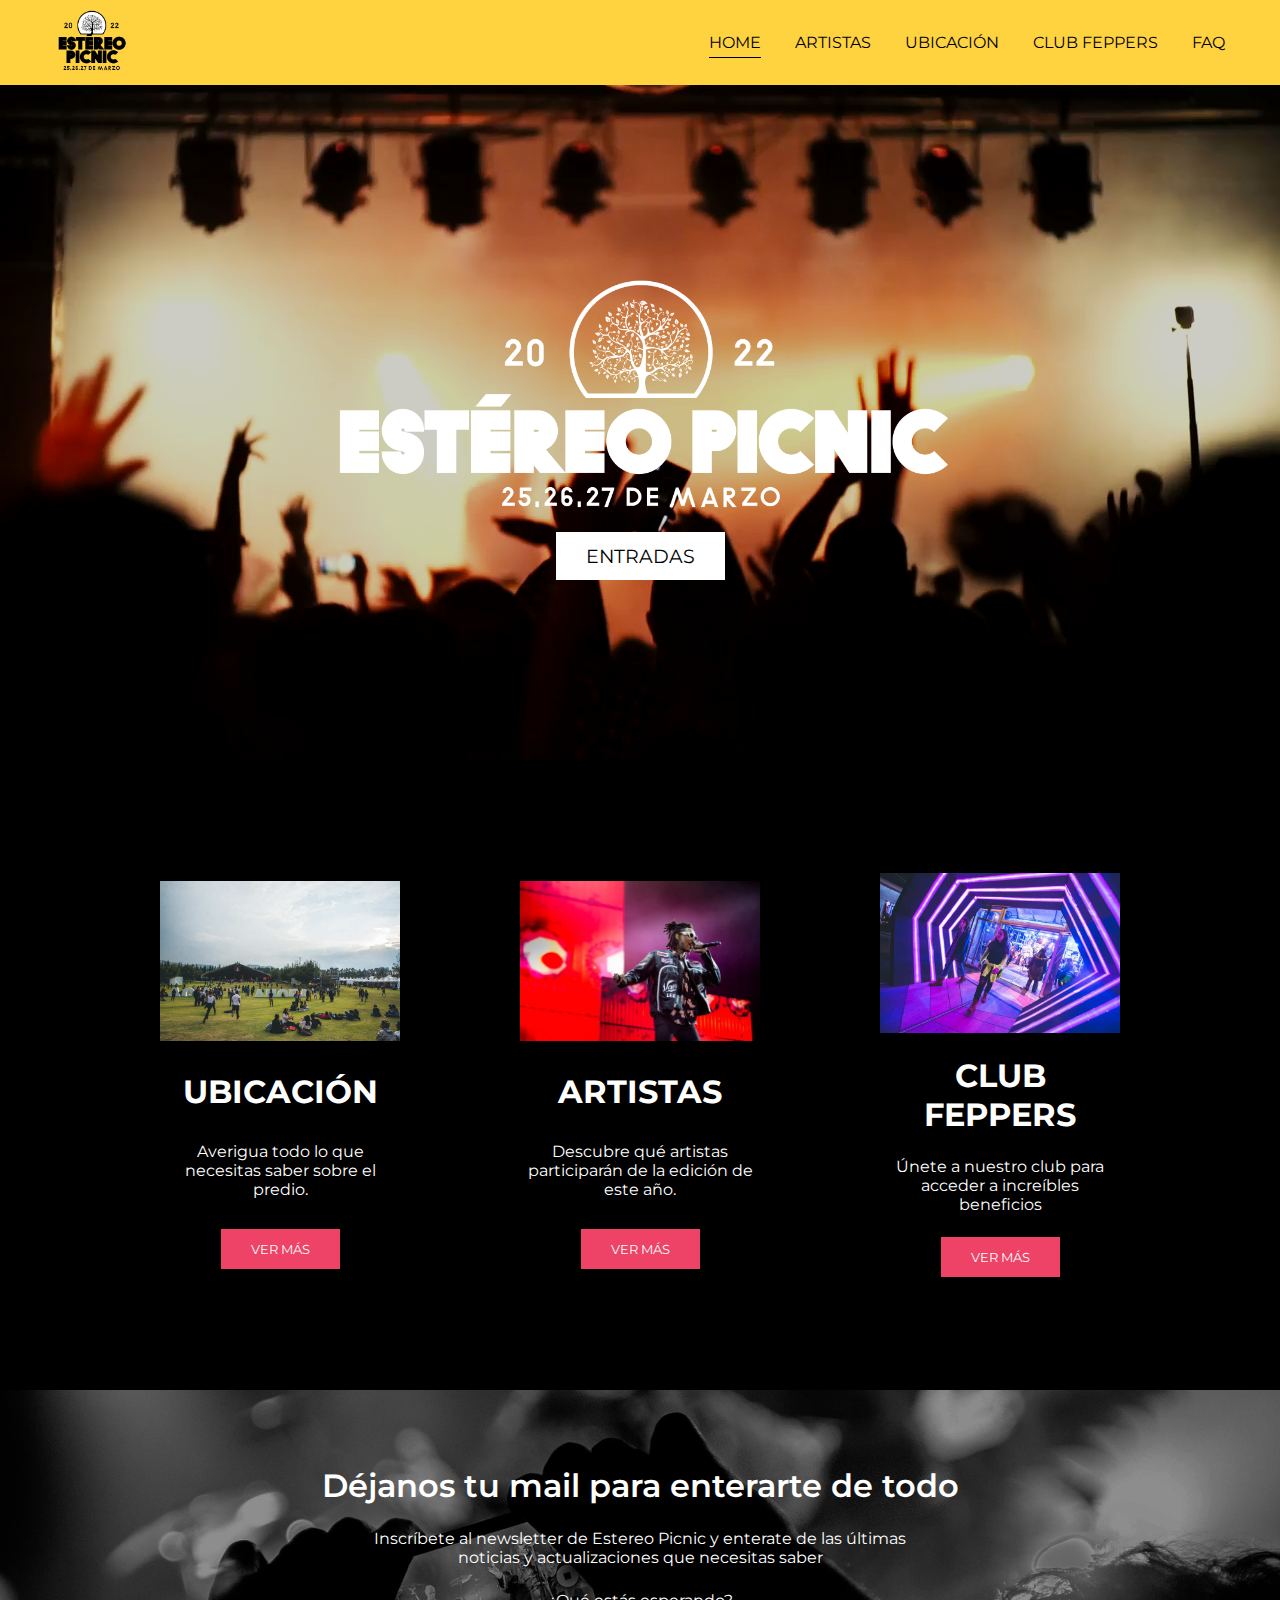
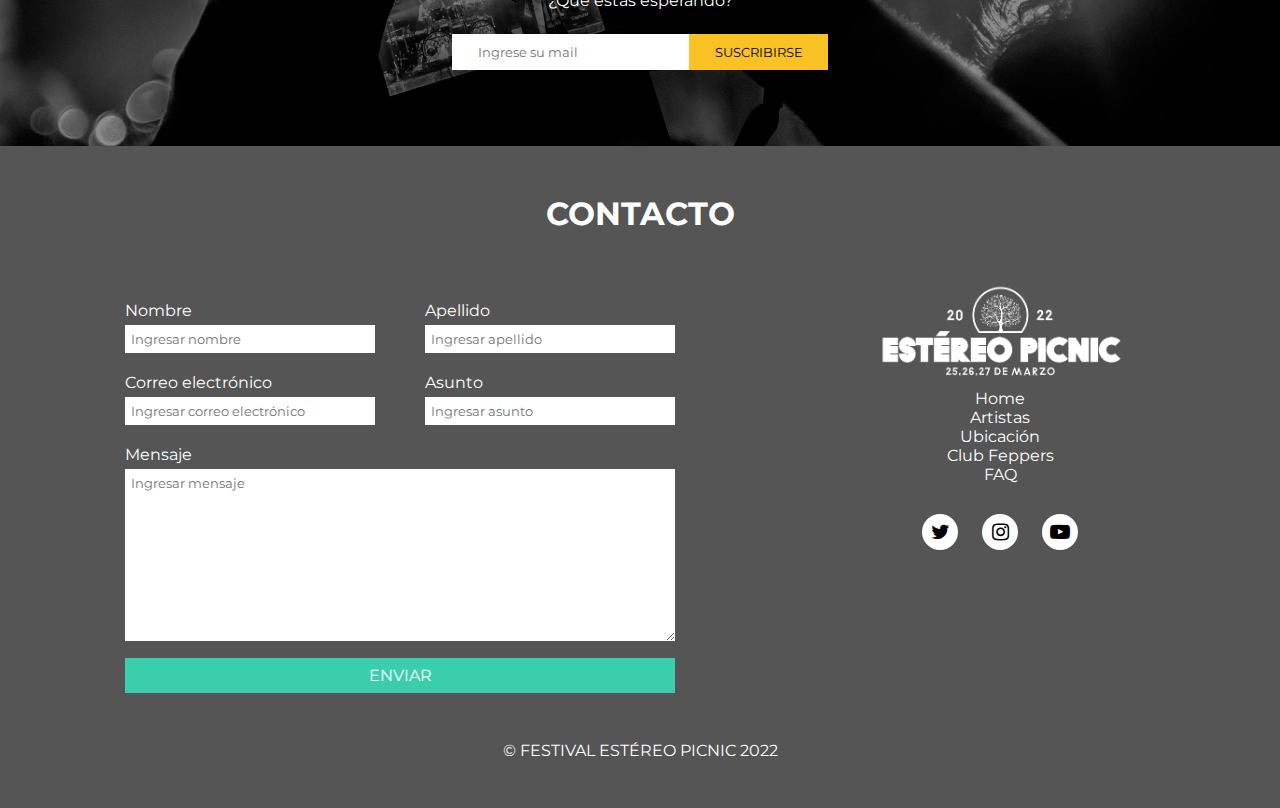
<file: index.html>
<!DOCTYPE html>
<html lang="en">
  <head>
    <meta charset="UTF-8" />
    <meta lang="es" />
    <meta http-equiv="X-UA-Compatible" content="IE=edge" />
    <meta name="viewport" content="width=device-width, initial-scale=1.0" />
    <meta
      name="keywords"
      content="Festival de música, Estéreo Picnic, FEP, Bogotá"
    />
    <meta
      name="description"
      content="Los días 25, 26 y 27 de marzo de 2022 FEP volverá a Briceño 18 para una nueva edición del Festival de música más importante de Colombia."
    />
    <link rel="icon" href="favicon.ico" />
    <link rel="stylesheet" href="./css/style.css" />
    <link
      rel="stylesheet"
      href="https://cdnjs.cloudflare.com/ajax/libs/font-awesome/4.7.0/css/font-awesome.min.css"
    />
    <title>Festival Estéreo Picnic 2022</title>
  </head>

  <body>
    <nav>
      <div class="container">
        <a href="./index.html"><img src="./img/logo.png" alt="logo" /></a>
        <div class="burger-nav"><i class="fa fa-bars"></i></div>
        <ul class="desktop-nav">
          <li><a href="./index.html" class="active">Home</a></li>
          <li><a href="./artistas.html">Artistas</a></li>
          <li><a href="./ubicacion.html">Ubicación</a></li>
          <li>
            <a href="https://feppers.co/" target="_blank">Club Feppers</a>
          </li>
          <li><a href="./faq.html">FAQ</a></li>
        </ul>
      </div>
      <div class="burger-menu">
        <ul class="burger-menu">
          <li><a href="./index.html" class="active">Home</a></li>
          <li><a href="./artistas.html">Artistas</a></li>
          <li><a href="./ubicacion.html">Ubicación</a></li>
          <li>
            <a href="https://feppers.co/" target="_blank">Club Feppers</a>
          </li>
          <li><a href="./faq.html">FAQ</a></li>
        </ul>
      </div>
    </nav>

    <!-- INICIA CONTENIDO -->

    <section id="home">
      <header class="hero">
        <video src="videos/crowd.mp4" muted loop autoplay></video>
        <div class="text">
          <img src="./img/header.png" alt="logo" class="imgHeader" />
          <button>
            <a
              href="https://www.entradasamarillas.com/event/festival-estereo-picnic-2022"
              target="_blank"
              >ENTRADAS</a
            >
          </button>
        </div>
      </header>

      <div class="wrapper">
        <div class="container homeDescr">
          <div class="card">
            <img src="./img/ubicacion.jpg" alt="ubicación" />
            <h1>UBICACIÓN</h1>
            <p>Averigua todo lo que necesitas saber sobre el predio.</p>
            <a href="./ubicacion.html">
              <button class="btnHero">VER MÁS</button></a
            >
          </div>
          <div class="card">
            <img src="img/artistas.jpg" alt="artistas" />
            <h1>ARTISTAS</h1>
            <p>Descubre qué artistas participarán de la edición de este año.</p>
            <a href="./artistas.html">
              <button class="btnHero">VER MÁS</button></a
            >
          </div>
          <div class="card">
            <img src="img/club.jpg" alt="club feppers" />
            <h1>CLUB FEPPERS</h1>
            <p>Únete a nuestro club para acceder a increíbles beneficios</p>
            <a href="https://feppers.co/" target="_blank">
              <button class="btnHero">VER MÁS</button></a
            >
          </div>
        </div>
      </div>

      <section class="newsletter">
        <div class="container">
          <h3>Déjanos tu mail para enterarte de todo</h3>
          <p>
            Inscríbete al newsletter de Estereo Picnic y enterate de las últimas
            <br />
            noticias y actualizaciones que necesitas saber
          </p>
          <p>¿Qué estás esperando?</p>
          <form type="submit" class="submit">
            <input type="email" required placeholder="Ingrese su mail" />
            <button>SUSCRIBIRSE</button>
          </form>
        </div>
      </section>
    </section>

    <!-- FIN DEL CONTENIDO -->

    <footer id="footer">
      <div class="container">
        <h1>CONTACTO</h1>
        <div class="contenido">
          <div id="contacto">
            <form action="">
              <div class="input-container">
                <label for="nombre">Nombre</label>
                <input
                  required
                  type="text"
                  name="nombre"
                  id="nombre"
                  placeholder="Ingresar nombre"
                />
              </div>
              <div class="input-container">
                <label for="apellido">Apellido</label>
                <input
                  required
                  type="text"
                  name="apellido"
                  id="apellido"
                  placeholder="Ingresar apellido"
                />
              </div>
              <div class="input-container">
                <label for="email">Correo electrónico</label>
                <input
                  required
                  type="email"
                  name="email"
                  id="email"
                  placeholder="Ingresar correo electrónico"
                />
              </div>
              <div class="input-container">
                <label for="asunto">Asunto</label>
                <input
                  required
                  type="text"
                  name="asunto"
                  id="asunto"
                  placeholder="Ingresar asunto"
                />
              </div>
              <div class="textarea-container">
                <label for="mensaje">Mensaje</label>
                <textarea
                  required
                  name="mensaje"
                  id="mensaje"
                  placeholder="Ingresar mensaje"
                  cols="30"
                  rows="10"
                ></textarea>
              </div>
              <div class="submit">
                <button type="submit">Enviar</button>
              </div>
            </form>
          </div>
          <div class="contenido2">
            <img src="./img/header.png" alt="logo" />
            <ul class="links">
              <li><a href="./index.html" class="active">Home</a></li>
              <li><a href="./artistas.html">Artistas</a></li>
              <li><a href="./ubicacion.html">Ubicación</a></li>
              <li>
                <a href="https://feppers.co/" target="_blank">Club Feppers</a>
              </li>
              <li><a href="./faq.html">FAQ</a></li>
            </ul>
            <div class="social-media">
              <button>
                <a href="https://twitter.com/Festereopicnic_" target="_blank">
                  <i class="fa fa-twitter"></i>
                </a>
              </button>
              <button>
                <a
                  href="https://www.instagram.com/festereopicnic"
                  target="_blank"
                >
                  <i class="fa fa-instagram"></i>
                </a>
              </button>
              <button>
                <a
                  href="https://www.youtube.com/user/EstereoPicnic"
                  target="_blank"
                >
                  <i class="fa fa-youtube-play"></i>
                </a>
              </button>
            </div>
          </div>
        </div>
        <p>&copy; FESTIVAL ESTÉREO PICNIC 2022</p>
      </div>
    </footer>
    <script src="./js/main.js"></script>
  </body>
</html>
</file>
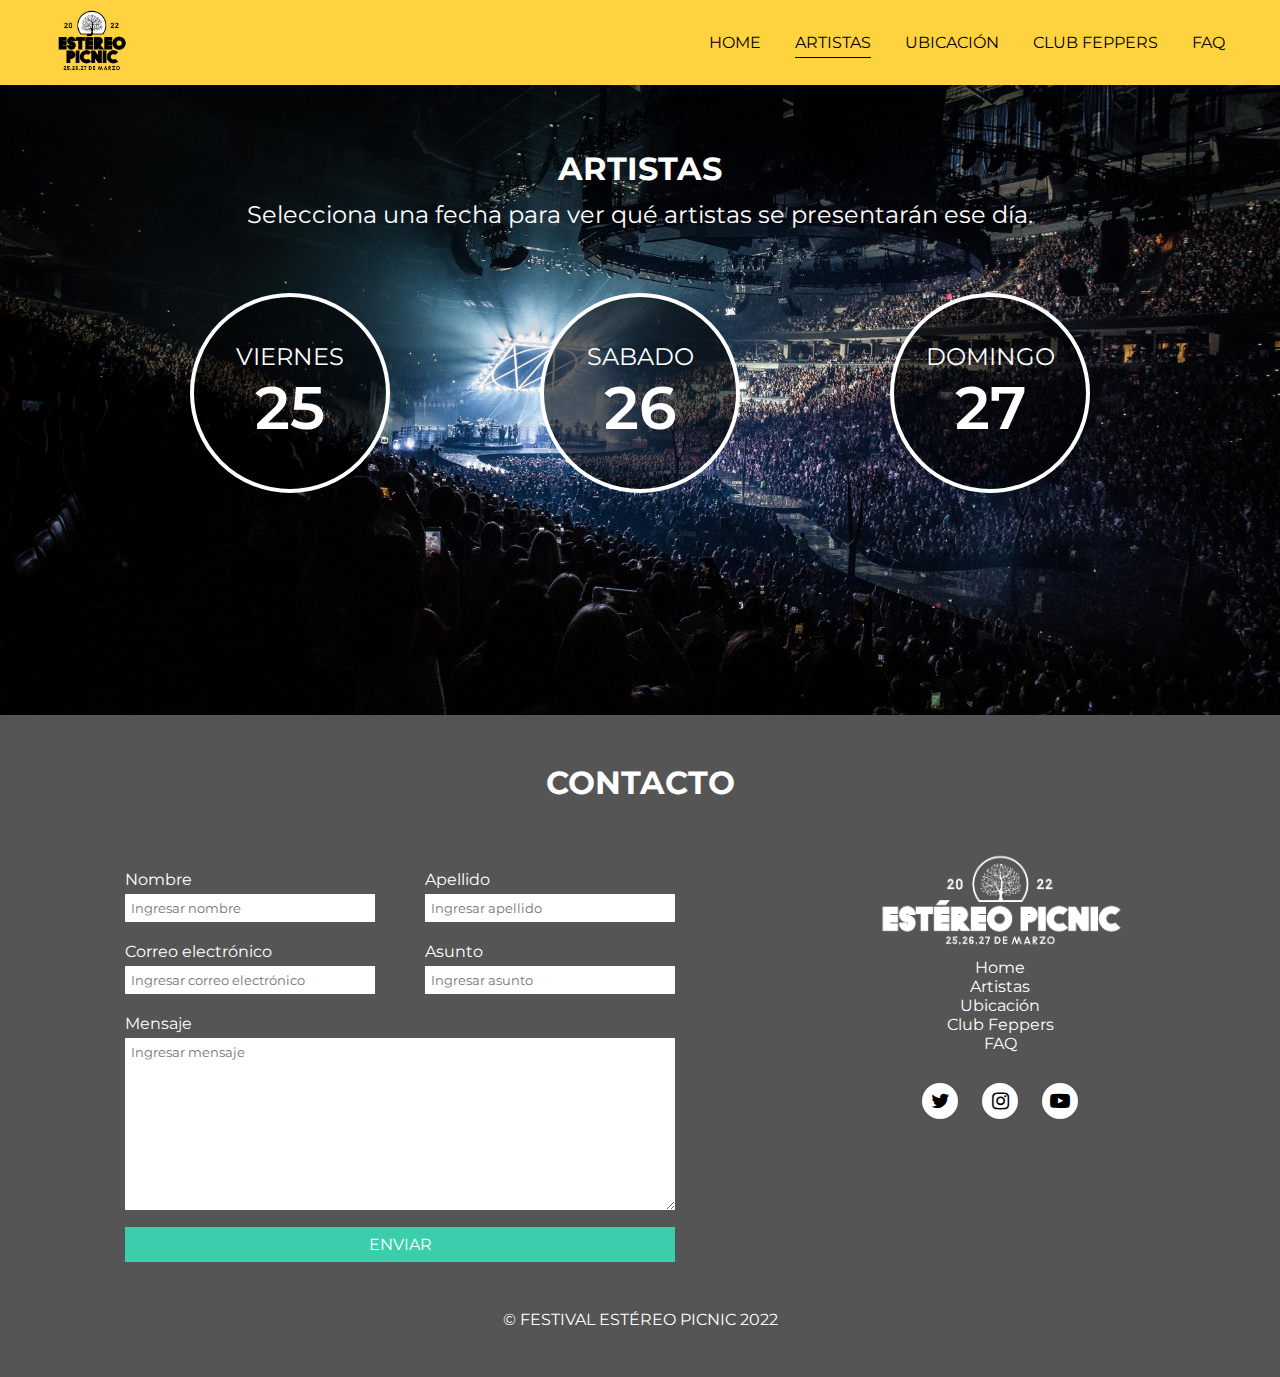
<file: artistas.html>
<!DOCTYPE html>
<html lang="en">
  <head>
    <meta charset="UTF-8" />
    <meta lang="es" />
    <meta http-equiv="X-UA-Compatible" content="IE=edge" />
    <meta name="viewport" content="width=device-width, initial-scale=1.0" />
    <meta
      name="keywords"
      content="Festival de música, Estéreo Picnic, FEP, Bogotá"
    />
    <meta
      name="description"
      content="Los días 25, 26 y 27 de marzo de 2022 FEP volverá a Briceño 18 para una nueva edición del Festival de música más importante de Colombia."
    />
    <link rel="icon" href="favicon.ico" />
    <link rel="stylesheet" href="./css/style.css" />
    <link
      rel="stylesheet"
      href="https://cdnjs.cloudflare.com/ajax/libs/font-awesome/4.7.0/css/font-awesome.min.css"
    />
    <title>Festival Estéreo Picnic 2022</title>
  </head>

  <body>
    <nav>
      <div class="container">
        <a href="./index.html"><img src="./img/logo.png" alt="logo" /></a>
        <div class="burger-nav"><i class="fa fa-bars"></i></div>
        <ul class="desktop-nav">
          <li><a href="./index.html">Home</a></li>
          <li><a href="./artistas.html" class="active">Artistas</a></li>
          <li><a href="./ubicacion.html">Ubicación</a></li>
          <li>
            <a href="https://feppers.co/" target="_blank">Club Feppers</a>
          </li>
          <li><a href="./faq.html">FAQ</a></li>
        </ul>
      </div>
      <div class="burger-menu">
        <ul class="burger-menu">
          <li><a href="./index.html">Home</a></li>
          <li><a href="./artistas.html" class="active">Artistas</a></li>
          <li><a href="./ubicacion.html">Ubicación</a></li>
          <li>
            <a href="https://feppers.co/" target="_blank">Club Feppers</a>
          </li>
          <li><a href="./faq.html">FAQ</a></li>
        </ul>
      </div>
    </nav>

    <!-- INICIA CONTENIDO -->

    <section id="artistas">
      <div class="container">
        <h1>ARTISTAS</h1>
        <h2>
          Selecciona una fecha para ver qué artistas se presentarán ese día.
        </h2>
        <div class="botones">
          <a href="./artistas_viernes.html">
            <div class="boton">
              <h2 class="titulo">Viernes</h2>
              <p>25</p>
            </div>
          </a>
          <a href="./artistas_sabado.html">
            <div class="boton">
              <h2 class="titulo">Sabado</h2>
              <p>26</p>
            </div>
          </a>
          <a href="./artistas_domingo.html">
            <div class="boton">
              <h2 class="titulo">Domingo</h2>
              <p>27</p>
            </div>
          </a>
        </div>
      </div>
    </section>

    <!-- FIN DEL CONTENIDO -->
    <footer id="footer">
      <div class="container">
        <h1>CONTACTO</h1>
        <div class="contenido">
          <div id="contacto">
            <form action="">
              <div class="input-container">
                <label for="nombre">Nombre</label>
                <input
                  required
                  type="text"
                  name="nombre"
                  id="nombre"
                  placeholder="Ingresar nombre"
                />
              </div>
              <div class="input-container">
                <label for="apellido">Apellido</label>
                <input
                  required
                  type="text"
                  name="apellido"
                  id="apellido"
                  placeholder="Ingresar apellido"
                />
              </div>
              <div class="input-container">
                <label for="email">Correo electrónico</label>
                <input
                  required
                  type="email"
                  name="email"
                  id="email"
                  placeholder="Ingresar correo electrónico"
                />
              </div>
              <div class="input-container">
                <label for="asunto">Asunto</label>
                <input
                  required
                  type="text"
                  name="asunto"
                  id="asunto"
                  placeholder="Ingresar asunto"
                />
              </div>
              <div class="textarea-container">
                <label for="mensaje">Mensaje</label>
                <textarea
                  required
                  name="mensaje"
                  id="mensaje"
                  placeholder="Ingresar mensaje"
                  cols="30"
                  rows="10"
                ></textarea>
              </div>
              <div class="submit">
                <button type="submit">Enviar</button>
              </div>
            </form>
          </div>
          <div class="contenido2">
            <img src="./img/header.png" alt="logo" />
            <ul class="links">
              <li><a href="./index.html" class="active">Home</a></li>
              <li><a href="./artistas.html">Artistas</a></li>
              <li><a href="./ubicacion.html">Ubicación</a></li>
              <li>
                <a href="https://feppers.co/" target="_blank">Club Feppers</a>
              </li>
              <li><a href="./faq.html">FAQ</a></li>
            </ul>
            <div class="social-media">
              <button>
                <a href="https://twitter.com/Festereopicnic_" target="_blank">
                  <i class="fa fa-twitter"></i>
                </a>
              </button>
              <button>
                <a
                  href="https://www.instagram.com/festereopicnic"
                  target="_blank"
                >
                  <i class="fa fa-instagram"></i>
                </a>
              </button>
              <button>
                <a
                  href="https://www.youtube.com/user/EstereoPicnic"
                  target="_blank"
                >
                  <i class="fa fa-youtube-play"></i>
                </a>
              </button>
            </div>
          </div>
        </div>
        <p>&copy; FESTIVAL ESTÉREO PICNIC 2022</p>
      </div>
    </footer>
    <script src="./js/main.js"></script>
  </body>
</html>
</file>
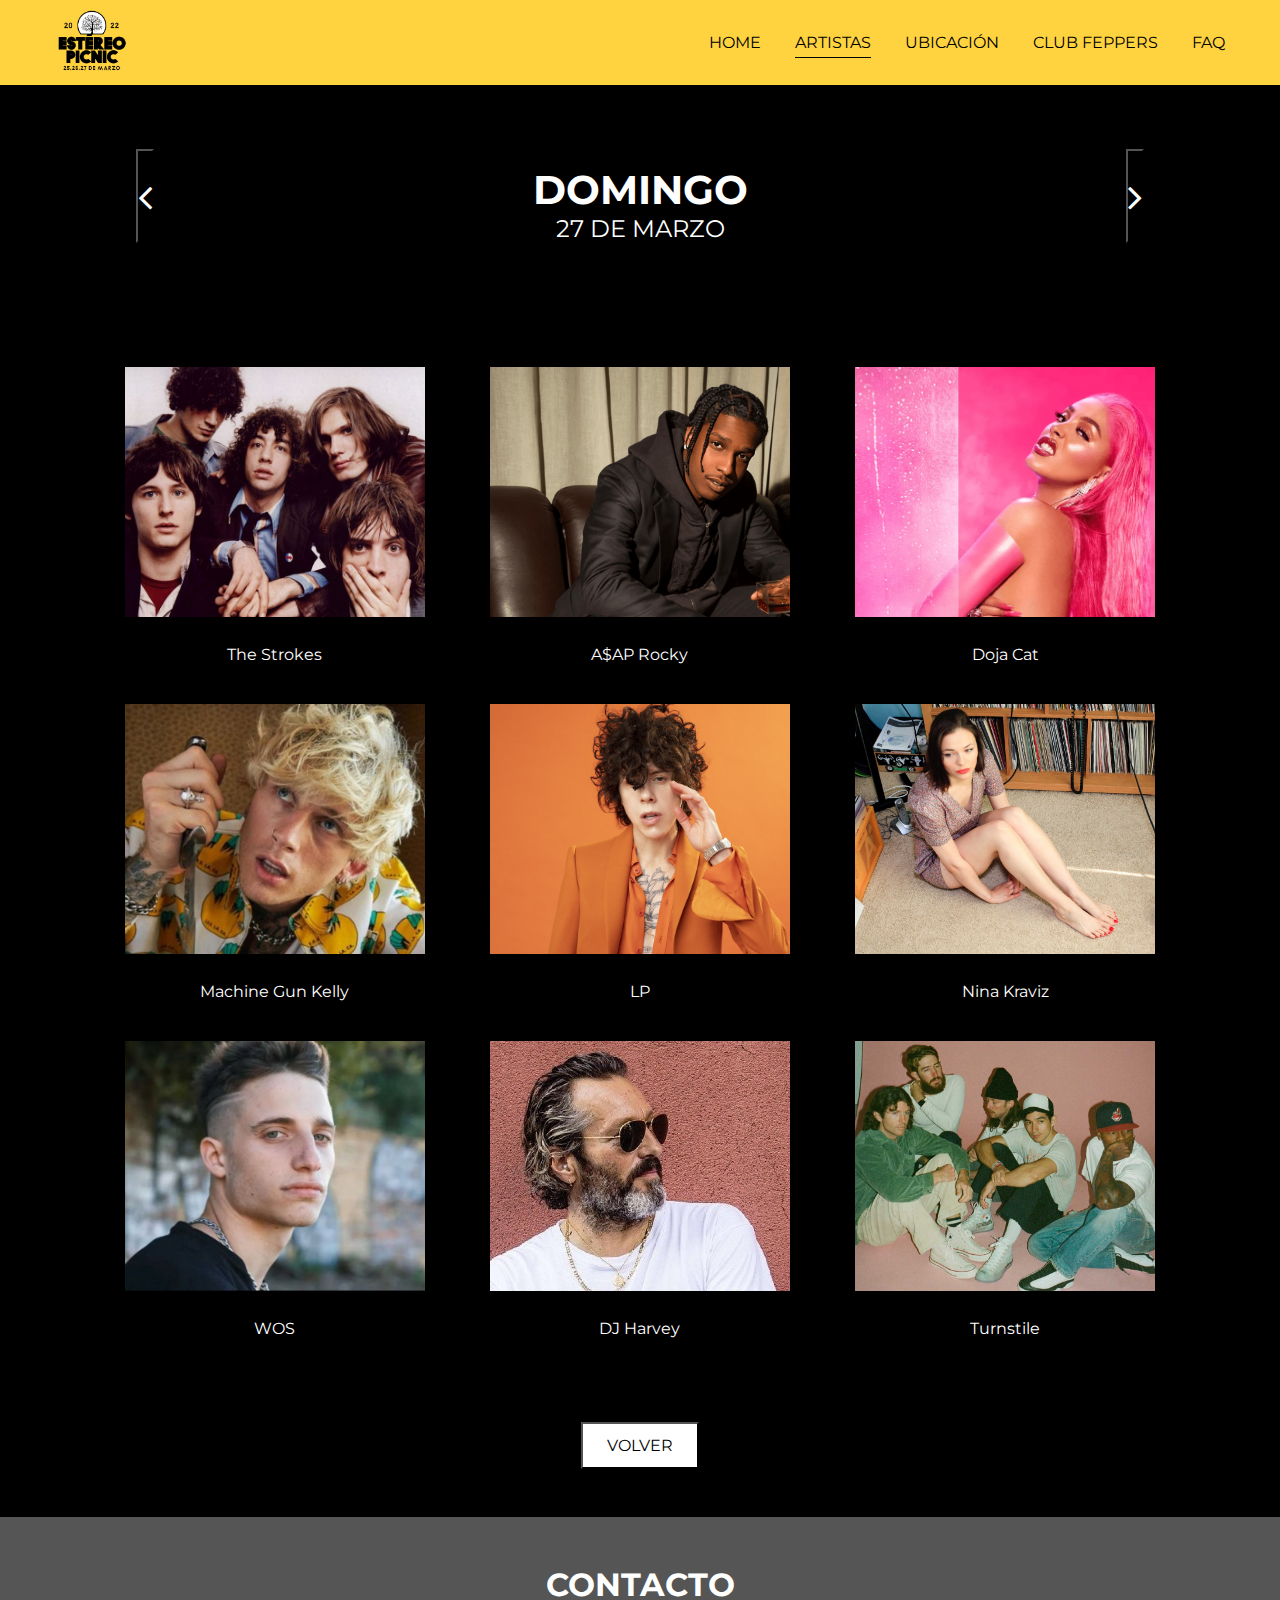
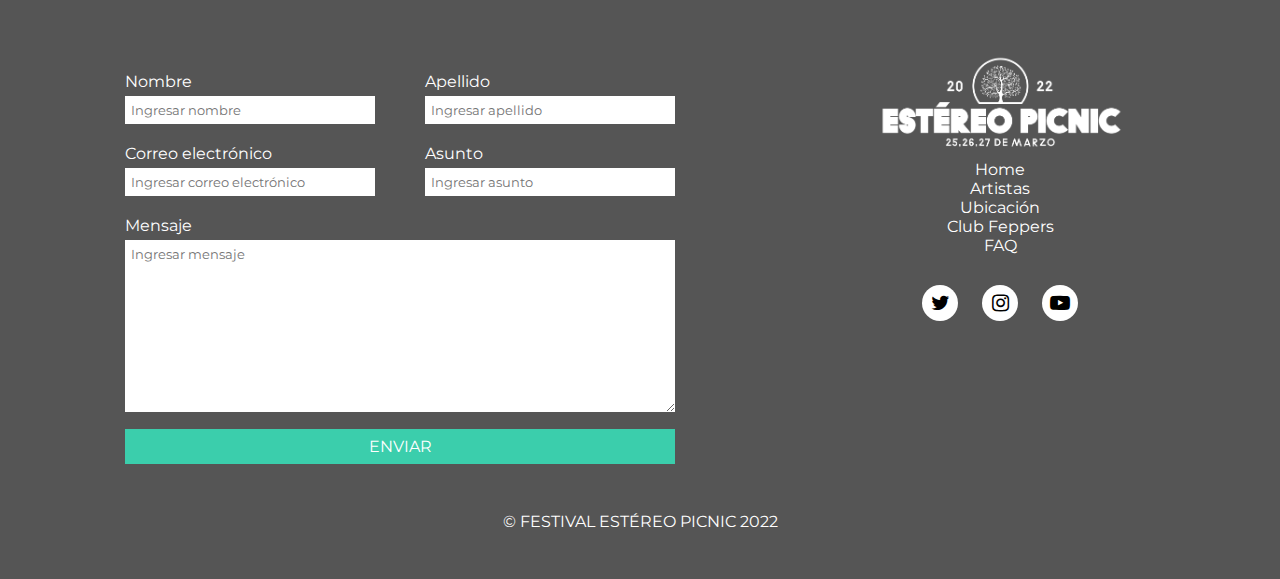
<file: artistas_domingo.html>
<!DOCTYPE html>
<html lang="en">
  <head>
    <meta charset="UTF-8" />
    <meta lang="es" />
    <meta http-equiv="X-UA-Compatible" content="IE=edge" />
    <meta name="viewport" content="width=device-width, initial-scale=1.0" />
    <meta
      name="keywords"
      content="Festival de música, Estéreo Picnic, FEP, Bogotá"
    />
    <meta
      name="description"
      content="Los días 25, 26 y 27 de marzo de 2022 FEP volverá a Briceño 18 para una nueva edición del Festival de música más importante de Colombia."
    />
    <link rel="icon" href="favicon.ico" />
    <link rel="stylesheet" href="./css/style.css" />
    <link
      rel="stylesheet"
      href="https://cdnjs.cloudflare.com/ajax/libs/font-awesome/4.7.0/css/font-awesome.min.css"
    />
    <title>Festival Estéreo Picnic 2022</title>
  </head>

  <body>
    <nav>
      <div class="container">
        <a href="./index.html"><img src="./img/logo.png" alt="logo" /></a>
        <div class="burger-nav"><i class="fa fa-bars"></i></div>
        <ul class="desktop-nav">
          <li><a href="./index.html">Home</a></li>
          <li><a href="./artistas.html" class="active">Artistas</a></li>
          <li><a href="./ubicacion.html">Ubicación</a></li>
          <li>
            <a href="https://feppers.co/" target="_blank">Club Feppers</a>
          </li>
          <li><a href="./faq.html">FAQ</a></li>
        </ul>
      </div>
      <div class="burger-menu">
        <ul class="burger-menu">
          <li><a href="./index.html">Home</a></li>
          <li><a href="./artistas.html" class="active">Artistas</a></li>
          <li><a href="./ubicacion.html">Ubicación</a></li>
          <li>
            <a href="https://feppers.co/" target="_blank">Club Feppers</a>
          </li>
          <li><a href="./faq.html">FAQ</a></li>
        </ul>
      </div>
    </nav>
    <!-- INICIA CONTENIDO -->

    <section class="artistas-por-dia">
      <div class="container">
        <div class="artistas-header">
          <button>
            <a href="./artistas_sabado.html">
              <i class="fa fa-angle-left"></i>
            </a>
          </button>
          <div class="artistas-title">
            <h1>DOMINGO</h1>
            <h2>27 DE MARZO</h2>
          </div>
          <button>
            <a href="./artistas.html">
              <i class="fa fa-angle-right"></i>
            </a>
          </button>
        </div>

        <div class="domingo">
          <div class="galeria-artistas">
            <img src="img/the-strokes.jpg" alt="The Strokes" />
            <p>The Strokes</p>
          </div>
          <div class="galeria-artistas">
            <img src="img/asap-rocky.png" alt="A$AP Rocky" />
            <p>A$AP Rocky</p>
          </div>
          <div class="galeria-artistas">
            <img src="img/doja-cat.png" alt="Doja Cat" />
            <p>Doja Cat</p>
          </div>
          <div class="galeria-artistas">
            <img src="img/Machine-Gun-Kelly.jpg" alt="Machine Gun Kelly" />
            <p>Machine Gun Kelly</p>
          </div>
          <div class="galeria-artistas">
            <img src="img/lp.jpg" alt="LP" />
            <p>LP</p>
          </div>
          <div class="galeria-artistas">
            <img src="img/nina-kraviz.jpg" alt="Nina Kraviz" />
            <p>Nina Kraviz</p>
          </div>
          <div class="galeria-artistas">
            <img src="img/wos.jpg" alt="WOS" />
            <p>WOS</p>
          </div>
          <div class="galeria-artistas">
            <img src="img/dj-harvey.jpg" alt="DJ Harvey" />
            <p>DJ Harvey</p>
          </div>
          <div class="galeria-artistas">
            <img src="img/turnstile.jpg" alt="Turnstile" />
            <p>Turnstile</p>
          </div>
        </div>
        <button class="boton-volver">
          <a href="artistas.html">Volver</a>
        </button>
      </div>
    </section>

    <!-- FIN DEL CONTENIDO -->

    <footer id="footer">
      <div class="container">
        <h1>CONTACTO</h1>
        <div class="contenido">
          <div id="contacto">
            <form action="">
              <div class="input-container">
                <label for="nombre">Nombre</label>
                <input
                  required
                  type="text"
                  name="nombre"
                  id="nombre"
                  placeholder="Ingresar nombre"
                />
              </div>
              <div class="input-container">
                <label for="apellido">Apellido</label>
                <input
                  required
                  type="text"
                  name="apellido"
                  id="apellido"
                  placeholder="Ingresar apellido"
                />
              </div>
              <div class="input-container">
                <label for="email">Correo electrónico</label>
                <input
                  required
                  type="email"
                  name="email"
                  id="email"
                  placeholder="Ingresar correo electrónico"
                />
              </div>
              <div class="input-container">
                <label for="asunto">Asunto</label>
                <input
                  required
                  type="text"
                  name="asunto"
                  id="asunto"
                  placeholder="Ingresar asunto"
                />
              </div>
              <div class="textarea-container">
                <label for="mensaje">Mensaje</label>
                <textarea
                  required
                  name="mensaje"
                  id="mensaje"
                  placeholder="Ingresar mensaje"
                  cols="30"
                  rows="10"
                ></textarea>
              </div>
              <div class="submit">
                <button type="submit">Enviar</button>
              </div>
            </form>
          </div>
          <div class="contenido2">
            <img src="./img/header.png" alt="logo" />
            <ul class="links">
              <li><a href="./index.html" class="active">Home</a></li>
              <li><a href="./artistas.html">Artistas</a></li>
              <li><a href="./ubicacion.html">Ubicación</a></li>
              <li>
                <a href="https://feppers.co/" target="_blank">Club Feppers</a>
              </li>
              <li><a href="./faq.html">FAQ</a></li>
            </ul>
            <div class="social-media">
              <button>
                <a href="https://twitter.com/Festereopicnic_" target="_blank">
                  <i class="fa fa-twitter"></i>
                </a>
              </button>
              <button>
                <a
                  href="https://www.instagram.com/festereopicnic"
                  target="_blank"
                >
                  <i class="fa fa-instagram"></i>
                </a>
              </button>
              <button>
                <a
                  href="https://www.youtube.com/user/EstereoPicnic"
                  target="_blank"
                >
                  <i class="fa fa-youtube-play"></i>
                </a>
              </button>
            </div>
          </div>
        </div>
        <p>&copy; FESTIVAL ESTÉREO PICNIC 2022</p>
      </div>
    </footer>
    <script src="./js/main.js"></script>
  </body>
</html>
</file>
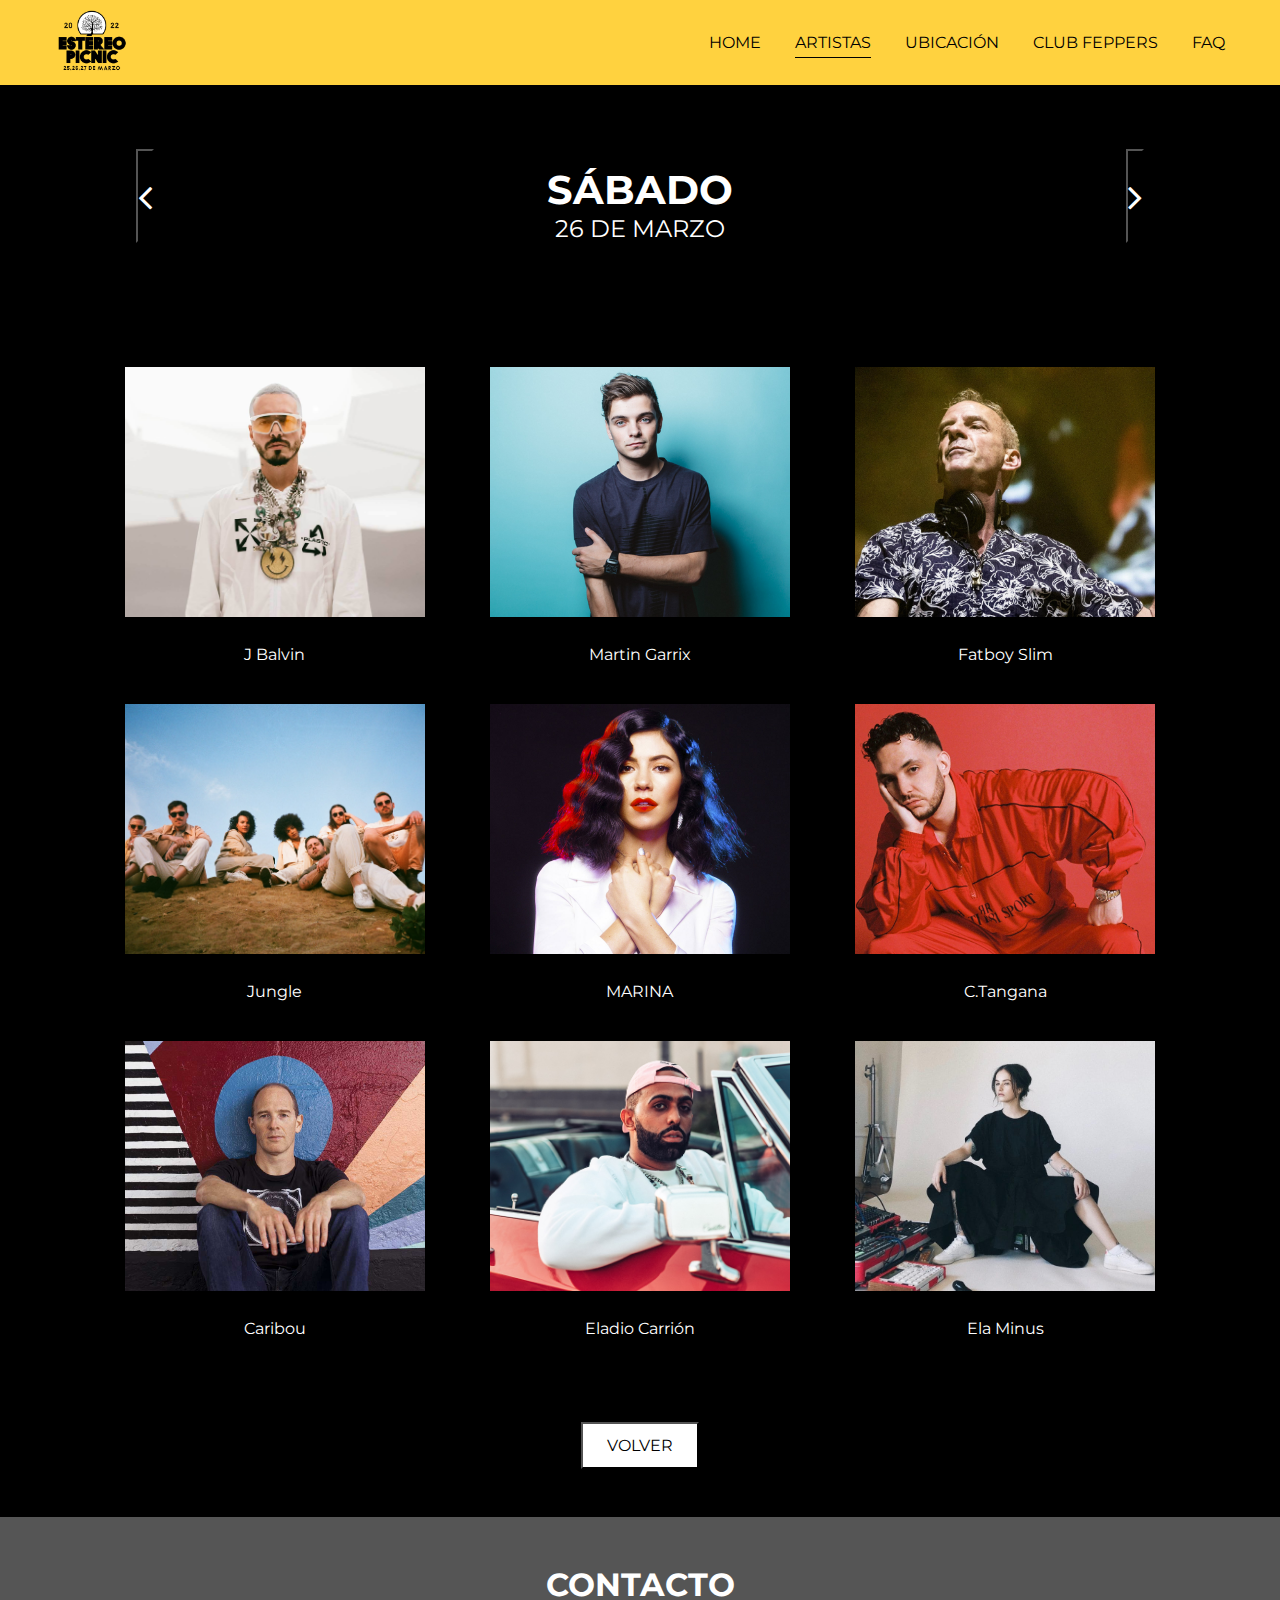
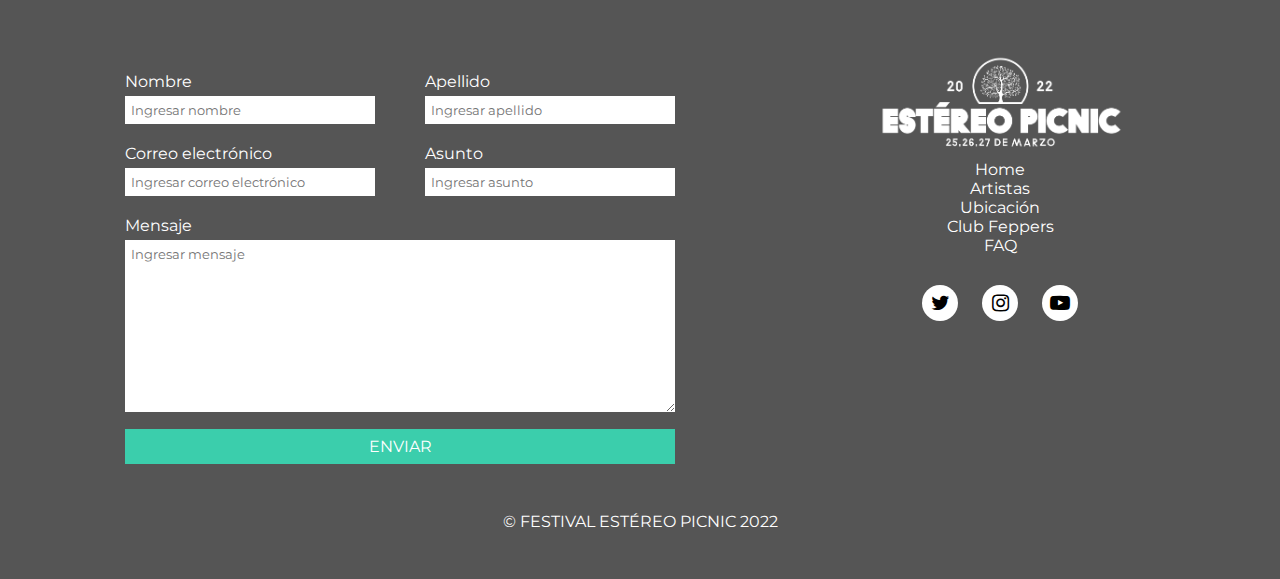
<file: artistas_sabado.html>
<!DOCTYPE html>
<html lang="en">
  <head>
    <meta charset="UTF-8" />
    <meta lang="es" />
    <meta http-equiv="X-UA-Compatible" content="IE=edge" />
    <meta name="viewport" content="width=device-width, initial-scale=1.0" />
    <meta
      name="keywords"
      content="Festival de música, Estéreo Picnic, FEP, Bogotá"
    />
    <meta
      name="description"
      content="Los días 25, 26 y 27 de marzo de 2022 FEP volverá a Briceño 18 para una nueva edición del Festival de música más importante de Colombia."
    />
    <link rel="icon" href="favicon.ico" />
    <link rel="stylesheet" href="./css/style.css" />
    <link
      rel="stylesheet"
      href="https://cdnjs.cloudflare.com/ajax/libs/font-awesome/4.7.0/css/font-awesome.min.css"
    />
    <title>Festival Estéreo Picnic 2022</title>
  </head>

  <body>
    <nav>
      <div class="container">
        <a href="./index.html"><img src="./img/logo.png" alt="logo" /></a>
        <div class="burger-nav"><i class="fa fa-bars"></i></div>
        <ul class="desktop-nav">
          <li><a href="./index.html">Home</a></li>
          <li><a href="./artistas.html" class="active">Artistas</a></li>
          <li><a href="./ubicacion.html">Ubicación</a></li>
          <li>
            <a href="https://feppers.co/" target="_blank">Club Feppers</a>
          </li>
          <li><a href="./faq.html">FAQ</a></li>
        </ul>
      </div>
      <div class="burger-menu">
        <ul class="burger-menu">
          <li><a href="./index.html">Home</a></li>
          <li><a href="./artistas.html" class="active">Artistas</a></li>
          <li><a href="./ubicacion.html">Ubicación</a></li>
          <li>
            <a href="https://feppers.co/" target="_blank">Club Feppers</a>
          </li>
          <li><a href="./faq.html">FAQ</a></li>
        </ul>
      </div>
    </nav>
    <!-- INICIA CONTENIDO -->

    <section class="artistas-por-dia">
      <div class="container">
        <div class="artistas-header">
          <button>
            <a href="./artistas_viernes.html">
              <i class="fa fa-angle-left"></i>
            </a>
          </button>
          <div class="artistas-title">
            <h1>SÁBADO</h1>
            <h2>26 DE MARZO</h2>
          </div>
          <button>
            <a href="./artistas_domingo.html">
              <i class="fa fa-angle-right"></i>
            </a>
          </button>
        </div>
        <div class="sabado">
          <div class="galeria-artistas">
            <img src="img/JBalvin.jpg" alt="J Balvin" />
            <p>J Balvin</p>
          </div>
          <div class="galeria-artistas">
            <img src="img/martin-garrix.jpg" alt="Martin Garrix" />
            <p>Martin Garrix</p>
          </div>
          <div class="galeria-artistas">
            <img src="img/fatboy-slim.jpg" alt="Fatboy Slim" />
            <p>Fatboy Slim</p>
          </div>
          <div class="galeria-artistas">
            <img src="img/jungle.jpg" alt="Jungle" />
            <p>Jungle</p>
          </div>
          <div class="galeria-artistas">
            <img src="img/marina.jpg" alt="MARINA" />
            <p>MARINA</p>
          </div>
          <div class="galeria-artistas">
            <img src="img/tangana.jpg" alt="C.Tangana" />
            <p>C.Tangana</p>
          </div>
          <div class="galeria-artistas">
            <img src="img/caribou.jpg" alt="Caribou" />
            <p>Caribou</p>
          </div>
          <div class="galeria-artistas">
            <img src="img/eladio-carrion.jpg" alt="Eladio Carrión" />
            <p>Eladio Carrión</p>
          </div>
          <div class="galeria-artistas">
            <img src="img/ela-minus.jpg" alt="Ela Minus" />
            <p>Ela Minus</p>
          </div>
        </div>
        <button class="boton-volver">
          <a href="artistas.html">Volver</a>
        </button>
      </div>
    </section>

    <!-- FIN DEL CONTENIDO -->

    <footer id="footer">
      <div class="container">
        <h1>CONTACTO</h1>
        <div class="contenido">
          <div id="contacto">
            <form action="">
              <div class="input-container">
                <label for="nombre">Nombre</label>
                <input
                  required
                  type="text"
                  name="nombre"
                  id="nombre"
                  placeholder="Ingresar nombre"
                />
              </div>
              <div class="input-container">
                <label for="apellido">Apellido</label>
                <input
                  required
                  type="text"
                  name="apellido"
                  id="apellido"
                  placeholder="Ingresar apellido"
                />
              </div>
              <div class="input-container">
                <label for="email">Correo electrónico</label>
                <input
                  required
                  type="email"
                  name="email"
                  id="email"
                  placeholder="Ingresar correo electrónico"
                />
              </div>
              <div class="input-container">
                <label for="asunto">Asunto</label>
                <input
                  required
                  type="text"
                  name="asunto"
                  id="asunto"
                  placeholder="Ingresar asunto"
                />
              </div>
              <div class="textarea-container">
                <label for="mensaje">Mensaje</label>
                <textarea
                  required
                  name="mensaje"
                  id="mensaje"
                  placeholder="Ingresar mensaje"
                  cols="30"
                  rows="10"
                ></textarea>
              </div>
              <div class="submit">
                <button type="submit">Enviar</button>
              </div>
            </form>
          </div>
          <div class="contenido2">
            <img src="./img/header.png" alt="logo" />
            <ul class="links">
              <li><a href="./index.html" class="active">Home</a></li>
              <li><a href="./artistas.html">Artistas</a></li>
              <li><a href="./ubicacion.html">Ubicación</a></li>
              <li>
                <a href="https://feppers.co/" target="_blank">Club Feppers</a>
              </li>
              <li><a href="./faq.html">FAQ</a></li>
            </ul>
            <div class="social-media">
              <button>
                <a href="https://twitter.com/Festereopicnic_" target="_blank">
                  <i class="fa fa-twitter"></i>
                </a>
              </button>
              <button>
                <a
                  href="https://www.instagram.com/festereopicnic"
                  target="_blank"
                >
                  <i class="fa fa-instagram"></i>
                </a>
              </button>
              <button>
                <a
                  href="https://www.youtube.com/user/EstereoPicnic"
                  target="_blank"
                >
                  <i class="fa fa-youtube-play"></i>
                </a>
              </button>
            </div>
          </div>
        </div>
        <p>&copy; FESTIVAL ESTÉREO PICNIC 2022</p>
      </div>
    </footer>
    <script src="./js/main.js"></script>
  </body>
</html>
</file>
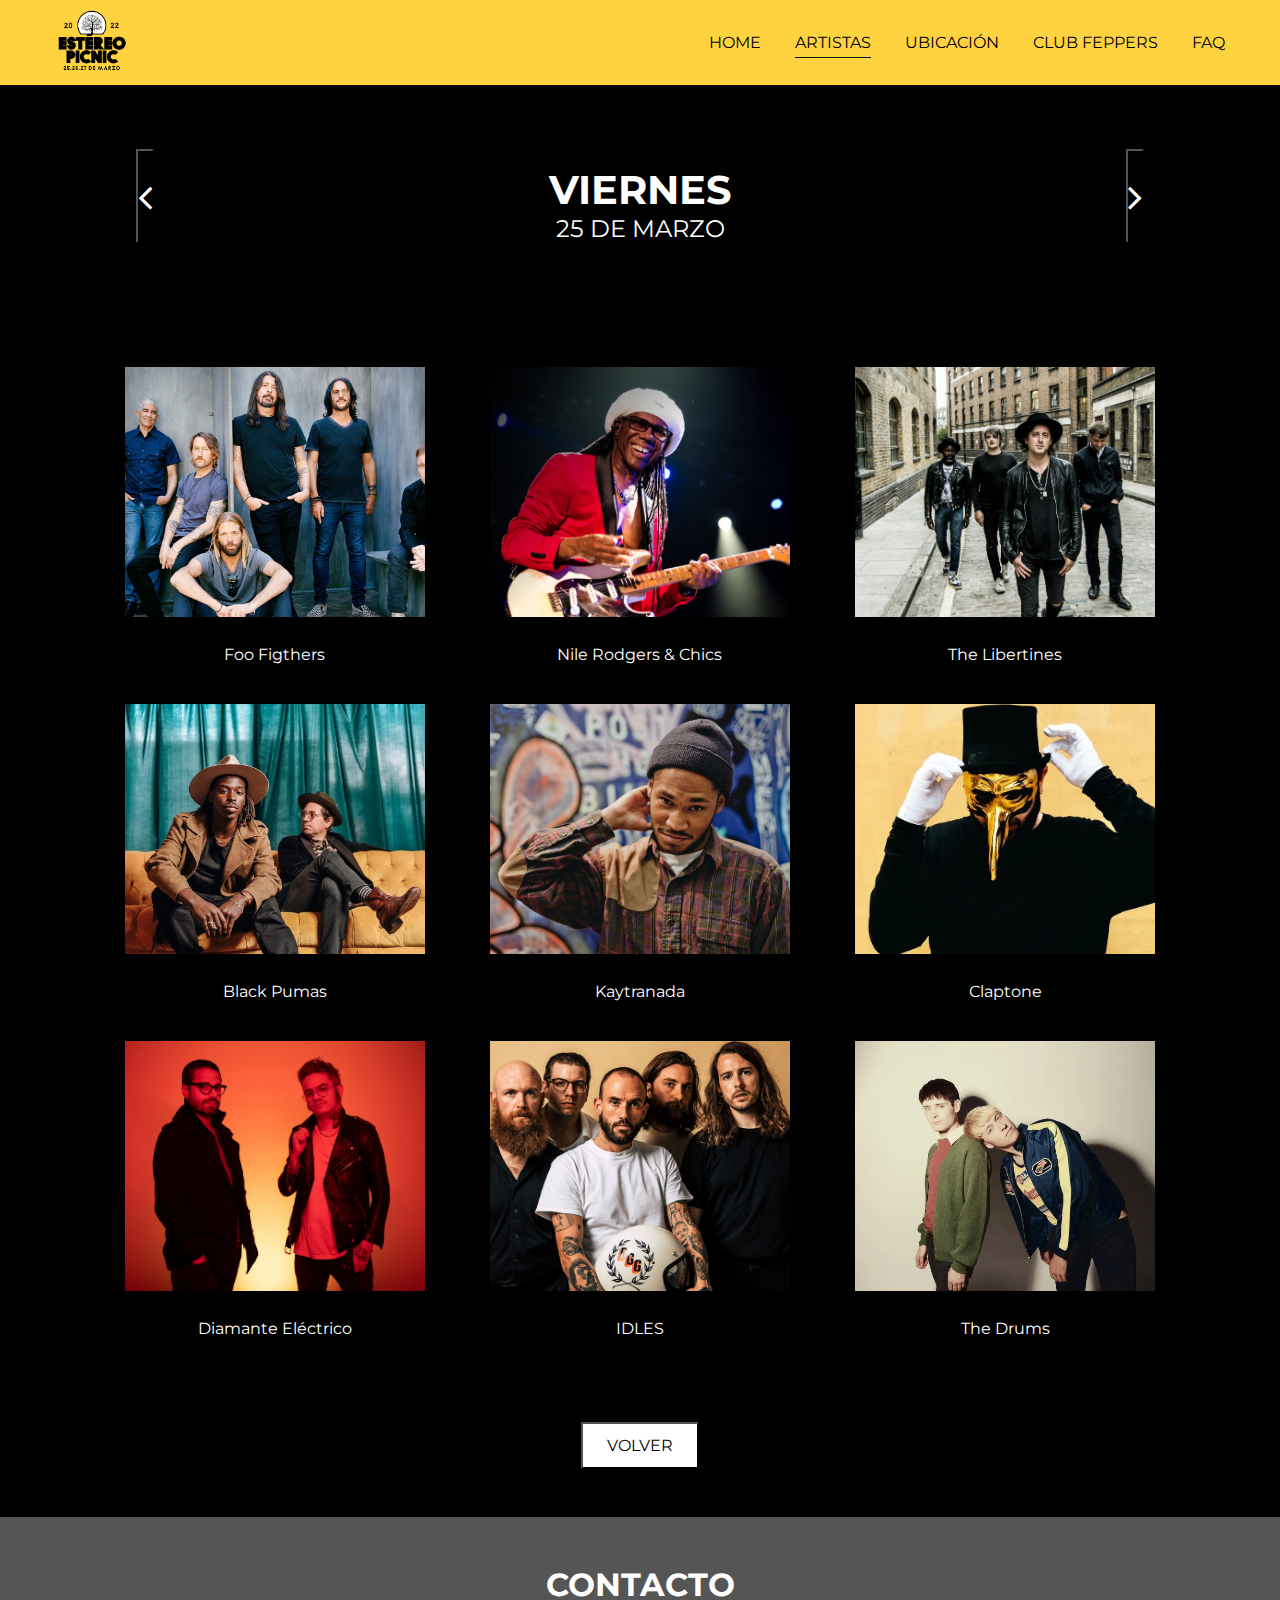
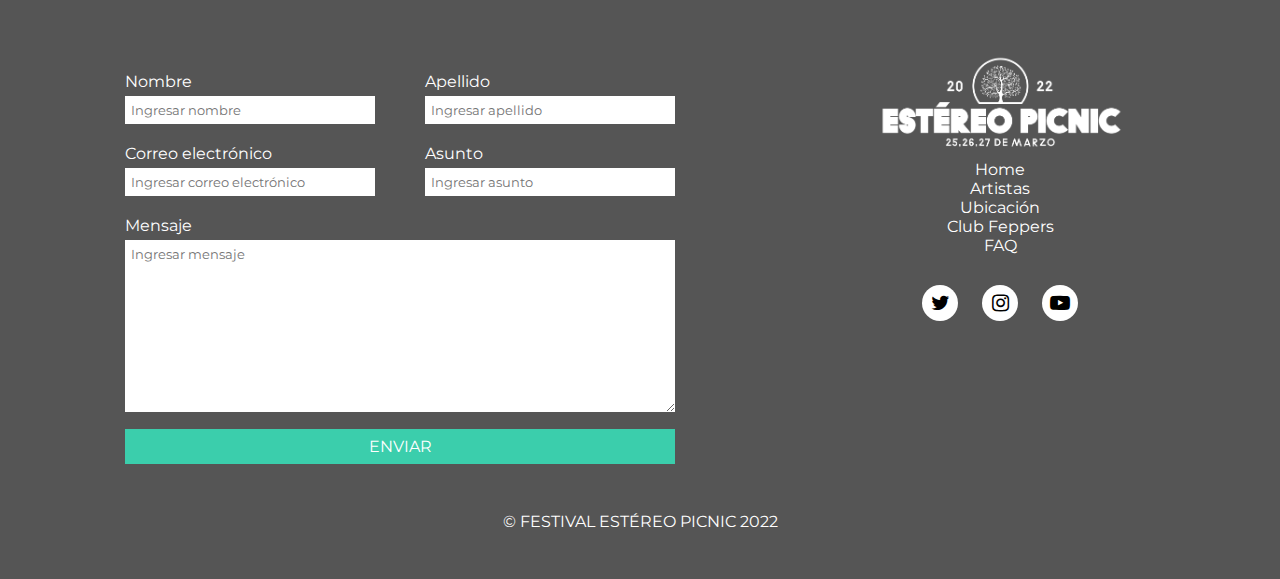
<file: artistas_viernes.html>
<!DOCTYPE html>
<html lang="en">
  <head>
    <meta charset="UTF-8" />
    <meta lang="es" />
    <meta http-equiv="X-UA-Compatible" content="IE=edge" />
    <meta name="viewport" content="width=device-width, initial-scale=1.0" />
    <meta
      name="keywords"
      content="Festival de música, Estéreo Picnic, FEP, Bogotá"
    />
    <meta
      name="description"
      content="Los días 25, 26 y 27 de marzo de 2022 FEP volverá a Briceño 18 para una nueva edición del Festival de música más importante de Colombia."
    />
    <link rel="icon" href="favicon.ico" />
    <link rel="stylesheet" href="./css/style.css" />
    <link
      rel="stylesheet"
      href="https://cdnjs.cloudflare.com/ajax/libs/font-awesome/4.7.0/css/font-awesome.min.css"
    />
    <title>Festival Estéreo Picnic 2022</title>
  </head>

  <body>
    <nav>
      <div class="container">
        <a href="./index.html"><img src="./img/logo.png" alt="logo" /></a>
        <div class="burger-nav"><i class="fa fa-bars"></i></div>
        <ul class="desktop-nav">
          <li><a href="./index.html">Home</a></li>
          <li><a href="./artistas.html" class="active">Artistas</a></li>
          <li><a href="./ubicacion.html">Ubicación</a></li>
          <li>
            <a href="https://feppers.co/" target="_blank">Club Feppers</a>
          </li>
          <li><a href="./faq.html">FAQ</a></li>
        </ul>
      </div>
      <div class="burger-menu">
        <ul class="burger-menu">
          <li><a href="./index.html">Home</a></li>
          <li><a href="./artistas.html" class="active">Artistas</a></li>
          <li><a href="./ubicacion.html">Ubicación</a></li>
          <li>
            <a href="https://feppers.co/" target="_blank">Club Feppers</a>
          </li>
          <li><a href="./faq.html">FAQ</a></li>
        </ul>
      </div>
    </nav>

    <!-- INICIA CONTENIDO -->

    <section class="artistas-por-dia">
      <div class="container">
        <div class="artistas-header">
          <button>
            <a href="./artistas.html">
              <i class="fa fa-angle-left"></i>
            </a>
          </button>
          <div class="artistas-title">
            <h1>VIERNES</h1>
            <h2>25 DE MARZO</h2>
          </div>
          <button>
            <a href="./artistas_sabado.html">
              <i class="fa fa-angle-right"></i>
            </a>
          </button>
        </div>
        <div class="viernes">
          <div class="galeria-artistas">
            <img src="img/foofighters.jpg" alt="Foo Figthers" />
            <p>Foo Figthers</p>
          </div>
          <div class="galeria-artistas">
            <img src="img/nile.jpg" alt="Nile Rodgers & Chics" />
            <p>Nile Rodgers & Chics</p>
          </div>
          <div class="galeria-artistas">
            <img src="img/libertines.jpg" alt="The Libertines" />
            <p>The Libertines</p>
          </div>
          <div class="galeria-artistas">
            <img src="img/blackpumas.jpg" alt="Black Puma" />
            <p>Black Pumas</p>
          </div>
          <div class="galeria-artistas">
            <img src="img/kaytranada.jpg" alt="Kaytranada" />
            <p>Kaytranada</p>
          </div>
          <div class="galeria-artistas">
            <img src="img/claptone.jpg" alt="Claptone" />
            <p>Claptone</p>
          </div>
          <div class="galeria-artistas">
            <img src="img/diamante.jpg" alt="Diamante Eléctrico" />
            <p>Diamante Eléctrico</p>
          </div>
          <div class="galeria-artistas">
            <img src="img/IDLES.png" alt="IDELS" />
            <p>IDLES</p>
          </div>
          <div class="galeria-artistas">
            <img src="img/TheDrums.jpg" alt="The Drums" />
            <p>The Drums</p>
          </div>
        </div>
        <button class="boton-volver">
          <a href="artistas.html">Volver</a>
        </button>
      </div>
    </section>

    <!-- FIN DEL CONTENIDO -->

    <footer id="footer">
      <div class="container">
        <h1>CONTACTO</h1>
        <div class="contenido">
          <div id="contacto">
            <form action="">
              <div class="input-container">
                <label for="nombre">Nombre</label>
                <input
                  required
                  type="text"
                  name="nombre"
                  id="nombre"
                  placeholder="Ingresar nombre"
                />
              </div>
              <div class="input-container">
                <label for="apellido">Apellido</label>
                <input
                  required
                  type="text"
                  name="apellido"
                  id="apellido"
                  placeholder="Ingresar apellido"
                />
              </div>
              <div class="input-container">
                <label for="email">Correo electrónico</label>
                <input
                  required
                  type="email"
                  name="email"
                  id="email"
                  placeholder="Ingresar correo electrónico"
                />
              </div>
              <div class="input-container">
                <label for="asunto">Asunto</label>
                <input
                  required
                  type="text"
                  name="asunto"
                  id="asunto"
                  placeholder="Ingresar asunto"
                />
              </div>
              <div class="textarea-container">
                <label for="mensaje">Mensaje</label>
                <textarea
                  required
                  name="mensaje"
                  id="mensaje"
                  placeholder="Ingresar mensaje"
                  cols="30"
                  rows="10"
                ></textarea>
              </div>
              <div class="submit">
                <button type="submit">Enviar</button>
              </div>
            </form>
          </div>
          <div class="contenido2">
            <img src="./img/header.png" alt="logo" />
            <ul class="links">
              <li><a href="./index.html" class="active">Home</a></li>
              <li><a href="./artistas.html">Artistas</a></li>
              <li><a href="./ubicacion.html">Ubicación</a></li>
              <li>
                <a href="https://feppers.co/" target="_blank">Club Feppers</a>
              </li>
              <li><a href="./faq.html">FAQ</a></li>
            </ul>
            <div class="social-media">
              <button>
                <a href="https://twitter.com/Festereopicnic_" target="_blank">
                  <i class="fa fa-twitter"></i>
                </a>
              </button>
              <button>
                <a
                  href="https://www.instagram.com/festereopicnic"
                  target="_blank"
                >
                  <i class="fa fa-instagram"></i>
                </a>
              </button>
              <button>
                <a
                  href="https://www.youtube.com/user/EstereoPicnic"
                  target="_blank"
                >
                  <i class="fa fa-youtube-play"></i>
                </a>
              </button>
            </div>
          </div>
        </div>
        <p>&copy; FESTIVAL ESTÉREO PICNIC 2022</p>
      </div>
    </footer>
    <script src="./js/main.js"></script>
  </body>
</html>
</file>
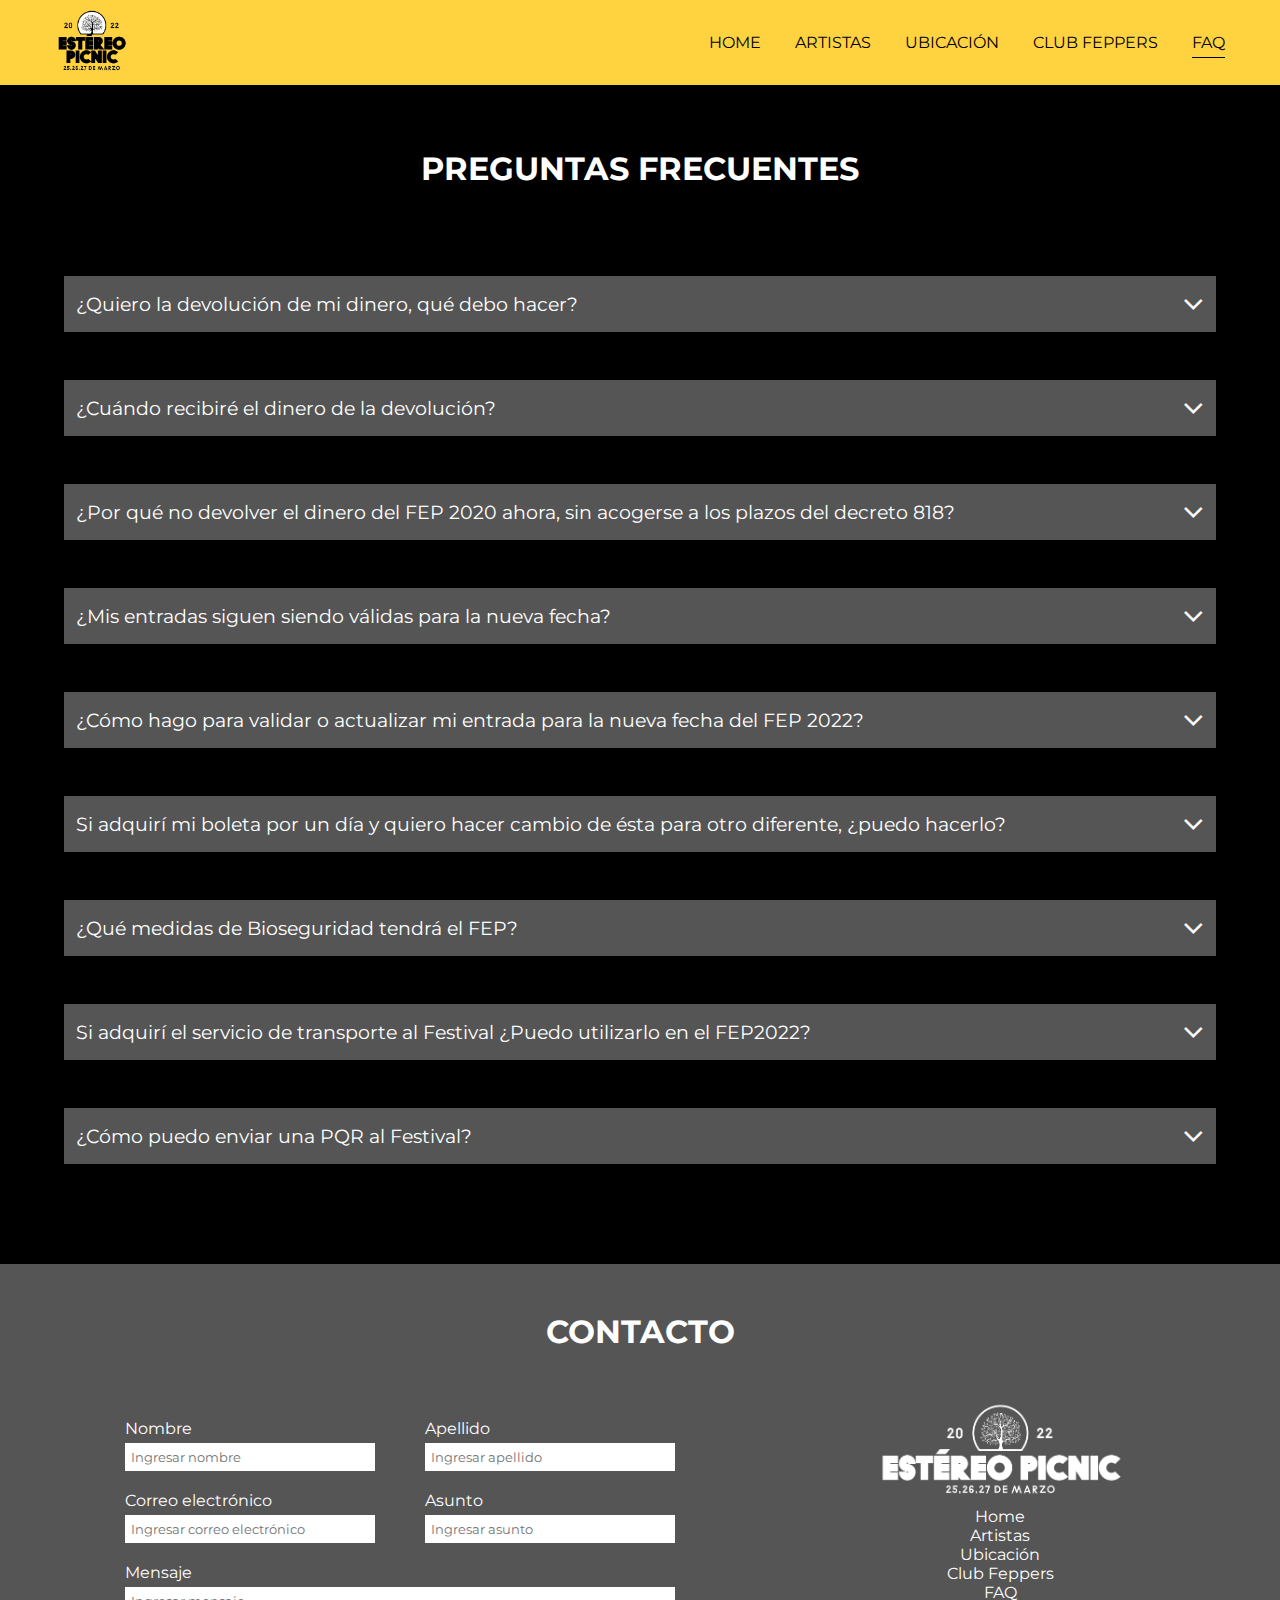
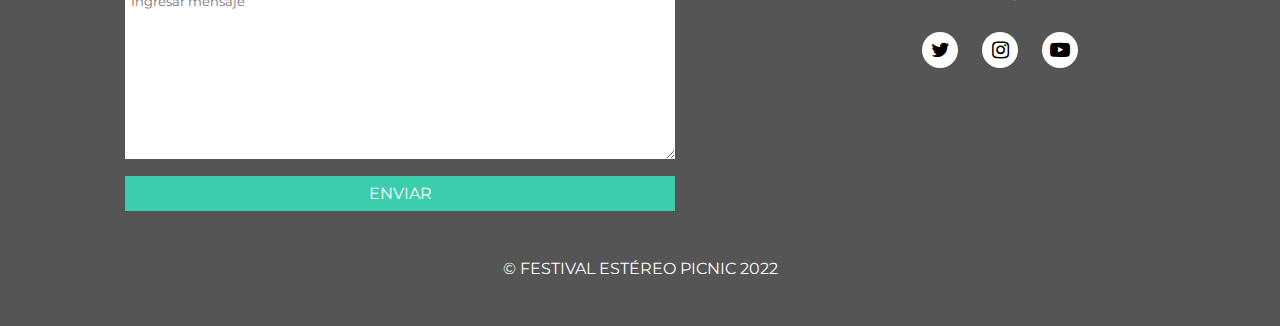
<file: faq.html>
<!DOCTYPE html>
<html lang="en">
  <head>
    <meta charset="UTF-8" />
    <meta lang="es" />
    <meta http-equiv="X-UA-Compatible" content="IE=edge" />
    <meta name="viewport" content="width=device-width, initial-scale=1.0" />
    <meta
      name="keywords"
      content="Festival de música, Estéreo Picnic, FEP, Bogotá"
    />
    <meta
      name="description"
      content="Los días 25, 26 y 27 de marzo de 2022 FEP volverá a Briceño 18 para una nueva edición del Festival de música más importante de Colombia."
    />
    <link rel="icon" href="favicon.ico" />
    <link rel="stylesheet" href="./css/style.css" />
    <link
      rel="stylesheet"
      href="https://cdnjs.cloudflare.com/ajax/libs/font-awesome/4.7.0/css/font-awesome.min.css"
    />
    <title>Festival Estéreo Picnic 2022</title>
  </head>

  <body>
    <nav>
      <div class="container">
        <a href="./index.html"><img src="./img/logo.png" alt="logo" /></a>
        <div class="burger-nav"><i class="fa fa-bars"></i></div>
        <ul class="desktop-nav">
          <li><a href="./index.html">Home</a></li>
          <li><a href="./artistas.html">Artistas</a></li>
          <li><a href="./ubicacion.html">Ubicación</a></li>
          <li>
            <a href="https://feppers.co/" target="_blank">Club Feppers</a>
          </li>
          <li><a href="./faq.html" class="active">FAQ</a></li>
        </ul>
      </div>
      <div class="burger-menu">
        <ul class="burger-menu">
          <li><a href="./index.html">Home</a></li>
          <li><a href="./artistas.html">Artistas</a></li>
          <li><a href="./ubicacion.html">Ubicación</a></li>
          <li>
            <a href="https://feppers.co/" target="_blank">Club Feppers</a>
          </li>
          <li><a href="./faq.html" class="active">FAQ</a></li>
        </ul>
      </div>
    </nav>

    <!-- INICIA CONTENIDO -->

    <section id="faq">
      <div class="container">
        <h1>Preguntas Frecuentes</h1>
        <div class="faq-pregunta">
          <div class="pregunta">
            <h3>¿Quiero la devolución de mi dinero, qué debo hacer?</h3>
            <i class="fa fa-angle-down"></i>
          </div>
          <div class="respuesta">
            <p>
              Si definitivamente no quieres o no puedes asistir al FEP 2022
              puedes solicitar la devolución de tu dinero a más tardar 30 días
              después del anuncio del cartel (28 de noviembre 2021) a través del
              <a
                href="https://docs.google.com/forms/d/e/1FAIpQLSfqusycfW8TqnMRbk7iT4AkwYxW5z98GXDbVKTooV-8po78Dg/viewform"
                >formulario</a
              >
              que estará habilitado desde el 28 de octubre de 2021 y luego de
              que el cartel del FEP 2022 se anuncie. <br />
              **Si no has solicitado tu devolución una vez finalizados los
              treinta (30) días, se dará por entendido que utilizarás tu boleta
              o manilla para ingresar al FEP 2022, para lo cual debes hacer el
              proceso de validación respectivo.
              <br />
              ** Más información sobre la validación en
              <a
                href="https://www.entradasamarillas.com/static/validacion-fep-2022"
                >este sitio web</a
              >
            </p>
          </div>
        </div>
        <div class="faq-pregunta">
          <div class="pregunta">
            <h3>¿Cuándo recibiré el dinero de la devolución?</h3>
            <i class="fa fa-angle-down"></i>
          </div>
          <div class="respuesta">
            <p>
              La devolución se realizará en los plazos permitidos en el artículo
              5 del decreto 818 del 4 de junio de 2020. De acuerdo con dicho
              decreto, la devolución o el reembolso de los derechos de
              asistencia a los espectáculos efectivamente cancelados, aplazados
              o reprogramados, tendrá un plazo de hasta un año después de
              terminada la Emergencia Sanitaria declarada por el Ministerio de
              Salud con ocasión de la pandemia derivada del Coronavirus
              COVID-19. Por esta razón, en este momento nos es imposible
              informar la fecha exacta en la que realizaremos la devolución, ya
              que no hay certeza sobre el momento en que dicho año de plazo
              empezará a correr. Por lo tanto, a más tardar 90 días después de
              levantada la Emergencia Sanitaria, informaremos el proceso de
              devolución. Para más información puedes consultar el decreto en el
              siguiente <a href="https://bit.ly/2UVZZjV">link</a>
            </p>
          </div>
        </div>
        <div class="faq-pregunta">
          <div class="pregunta">
            <h3>
              ¿Por qué no devolver el dinero del FEP 2020 ahora, sin acogerse a
              los plazos del decreto 818?
            </h3>
            <i class="fa fa-angle-down"></i>
          </div>
          <div class="respuesta">
            <p>
              Los recursos recibidos de la venta de boletería se invierten en
              pagos de artistas, producción y demás costos que implica la
              realización del Festival. Cuando las autoridades nacionales y
              locales decretaron las primeras medidas de cuarentena estábamos a
              20 días de celebrar la undécima edición del FEP. Para esa fecha
              una gran parte de los recursos ya se habían ejecutado para pagar a
              los artistas, y adelantos importantes para la producción y
              realización del evento que se llevaría a cabo a principios de
              abril. El trámite para la devolución de dichos recursos y pagos
              anticipados es un proceso complejo, que involucra numerosos
              proveedores afectados por la crisis y va a tomar un tiempo que aún
              no podemos estimar.
            </p>
          </div>
        </div>
        <div class="faq-pregunta">
          <div class="pregunta">
            <h3>¿Mis entradas siguen siendo válidas para la nueva fecha?</h3>
            <i class="fa fa-angle-down"></i>
          </div>
          <div class="respuesta">
            <p>
              Sí, las entradas que habías adquirido para abril de 2020 podrás
              utilizarlas en la próxima edición del Festival Estéreo Picnic
              2022. Recuerda que debes realizar el debido proceso de validación
              para obtener tu nuevo acceso al FEP 2022. Recibirás un correo de
              la tiquetera con el link y código de validación. Más información
              sobre la validación en
              <a
                href="https://www.entradasamarillas.com/static/validacion-fep-2022"
                >este sitio web</a
              >
            </p>
          </div>
        </div>
        <div class="faq-pregunta">
          <div class="pregunta">
            <h3>
              ¿Cómo hago para validar o actualizar mi entrada para la nueva
              fecha del FEP 2022?
            </h3>
            <i class="fa fa-angle-down"></i>
          </div>
          <div class="respuesta">
            <p>
              Recibirás un correo de la tiquetera al correo registrado a la hora
              de la compra con un código y link de validación. Para más
              información visita
              <a
                href="https://www.entradasamarillas.com/static/validacion-fep-2022"
                >este sitio web</a
              >
            </p>
          </div>
        </div>
        <div class="faq-pregunta">
          <div class="pregunta">
            <h3>
              Si adquirí mi boleta por un día y quiero hacer cambio de ésta para
              otro diferente, ¿puedo hacerlo?
            </h3>
            <i class="fa fa-angle-down"></i>
          </div>
          <div class="respuesta">
            <p>
              Si compraste una entrada para día individual podrás validarla para
              el mismo día o cambiarla por cualquiera de los otros 2 días. Es
              decir, si tenías tu entrada para el viernes en el FEP 2020, podrás
              reclamar una entrada para el viernes, sábado o domingo del FEP
              2022. Únicamente podrás hacer este cambio en el momento en que
              actualices tu entrada hasta 72 horas antes del inicio del evento,
              si no lo haces en este momento, luego no podrás solicitar el
              cambio. Este cambio sólo podrá efectuarse una vez. La validación
              de tu entrada NO TIENE COSTO. Si cambias tu método de entrega a
              domicilio, únicamente deberás pagar este servicio. Si
              originalmente pagaste el precio del domicilio junto con tu
              entrada, NO lo deberás pagar de nuevo. Recuerda que ninguno de los
              medios de ingreso del FEP 2020 (manilla, código QR ni entrada
              física) servirá para ingresar al evento del 2022, sin excepción
              debes hacer la validación y actualizar tu entrada. Puedes conocer
              tu proceso de validación en el siguiente
              <a
                href="https://www.entradasamarillas.com/static/validacion-fep-2022"
                >link</a
              >
            </p>
          </div>
        </div>
        <div class="faq-pregunta">
          <div class="pregunta">
            <h3>¿Qué medidas de Bioseguridad tendrá el FEP?</h3>
            <i class="fa fa-angle-down"></i>
          </div>
          <div class="respuesta">
            <p>
              Requisito Vacunación Covid-19: De acuerdo con lo establecido en el
              Decreto 1408 de 2021, a partir del 16 de noviembre de 2021, para
              el ingreso al evento es obligatorio presentar el carné de
              vacunación o certificado digital donde se evidencie que se cuenta
              con el esquema completo de vacunación. En caso de no poder
              acreditar esta situación no se permitirá el acceso al evento y
              tampoco habrá lugar a la devolución del dinero. De la misma
              manera, al hacer click en aceptar, el comprador entiende que en
              caso de que las autoridades modifiquen los requisitos para ingreso
              al evento deberá cumplirlas. El comprador acepta que la entrada no
              podrá utilizarse para la promoción de publicidad (incluyendo
              concursos y sorteos), u otros fines comerciales, sin el
              consentimiento expreso y por escrito de SUEÑO ESTEREO S.A.S. y
              adicional al hacer la compra entiende que está aceptando todos los
              Legales expuestos
              <a
                href="https://www.entradasamarillas.com/event/festival-estereo-picnic-2022"
                >aquí</a
              >
              al igual que los Términos & Condiciones expuestos
              <a
                href="https://www.entradasamarillas.com/static/terminos-condiciones"
                >aquí</a
              >. Al comprar la entrada acepta nuestra
              <a href="https://www.entradasamarillas.com/static/privacy"
                >política de tratamiento de datos</a
              >.<br />
              UPGRADES: El upgrade está estrictamente ligado a la entrada
              general que usuario ya tenía, la credencial que acredita el
              upgrade es personal e intransferible,no es canjeable, endosable,
              ni negociable por el adquirente, ya sea a título gratuito u
              oneroso. El upgrade solo será redimible en conjunto con la entrada
              general cuyo código coincida (o según como se vaya a identificar).
              Sueño Estéreo S.A.S. e Innovation Tickets S.A.S., se reservan el
              derecho de poner término o modificar este producto sin previo
              aviso, cuando consideren que están siendo contravenidos o violados
              los términos y condiciones aplicables al Festival o el upgrade.
              Sueño Estéreo S.A.S. e Innovation Tickets S.A.S. no se hará
              responsable por fallas en el sistema, mensajes y datos incompletos
              o problemas ocasionados por el servidor, problemas de
              comunicaciones, fraudes o problemas de cualquier naturaleza, ya
              sea mecánica, humana o electrónica, así como fallas dentro del
              sitio web mediante el cual se accederá a este beneficio. El
              usuario debe tener en cuenta que el upgrade será reflejado en una
              manilla adicional que debe portar durante el tiempo que se
              encuentre dentro del festival, junto con la manilla o boleta de
              entrada que normalmente usaría. si esta manilla se pierde es
              responsabilidad directa del usuario y deberá volver a realizar la
              compra del upgrade. Al adquirir un Upgrade, usted automáticamente
              acepta por parte de éstos de las bases, términos y condiciones,
              así como del aviso de privacidad disponible para su consulta en
              nuestro sitio web www.estereopicnic.com
            </p>
          </div>
        </div>
        <div class="faq-pregunta">
          <div class="pregunta">
            <h3>
              Si adquirí el servicio de transporte al Festival ¿Puedo utilizarlo
              en el FEP2022?
            </h3>
            <i class="fa fa-angle-down"></i>
          </div>
          <div class="respuesta">
            <p>
              Al igual que el proceso de validación de la Entradas, también
              debes realizar un proceso de validación para tu transporte para el
              FEP 2022 previamente comprado. Próximamente te llegará un correo
              explicando todo el proceso, solo debes seguir los pasos explicados
              y tendrás tu transporte listo para que disfrutes el evento.
            </p>
          </div>
        </div>
        <div class="faq-pregunta">
          <div class="pregunta">
            <h3>¿Cómo puedo enviar una PQR al Festival?</h3>
            <i class="fa fa-angle-down"></i>
          </div>
          <div class="respuesta">
            <p>
              Puedes enviarnos un email a info@paramopresenta.com con tus datos
              de contacto y una explicación de tu necesidad para poder ayudarte.
            </p>
          </div>
        </div>
      </div>
    </section>

    <!-- FIN DEL CONTENIDO -->

    <footer id="footer">
      <div class="container">
        <h1>CONTACTO</h1>
        <div class="contenido">
          <div id="contacto">
            <form action="">
              <div class="input-container">
                <label for="nombre">Nombre</label>
                <input
                  required
                  type="text"
                  name="nombre"
                  id="nombre"
                  placeholder="Ingresar nombre"
                />
              </div>
              <div class="input-container">
                <label for="apellido">Apellido</label>
                <input
                  required
                  type="text"
                  name="apellido"
                  id="apellido"
                  placeholder="Ingresar apellido"
                />
              </div>
              <div class="input-container">
                <label for="email">Correo electrónico</label>
                <input
                  required
                  type="email"
                  name="email"
                  id="email"
                  placeholder="Ingresar correo electrónico"
                />
              </div>
              <div class="input-container">
                <label for="asunto">Asunto</label>
                <input
                  required
                  type="text"
                  name="asunto"
                  id="asunto"
                  placeholder="Ingresar asunto"
                />
              </div>
              <div class="textarea-container">
                <label for="mensaje">Mensaje</label>
                <textarea
                  required
                  name="mensaje"
                  id="mensaje"
                  placeholder="Ingresar mensaje"
                  cols="30"
                  rows="10"
                ></textarea>
              </div>
              <div class="submit">
                <button type="submit">Enviar</button>
              </div>
            </form>
          </div>
          <div class="contenido2">
            <img src="./img/header.png" alt="logo" />
            <ul class="links">
              <li><a href="./index.html" class="active">Home</a></li>
              <li><a href="./artistas.html">Artistas</a></li>
              <li><a href="./ubicacion.html">Ubicación</a></li>
              <li>
                <a href="https://feppers.co/" target="_blank">Club Feppers</a>
              </li>
              <li><a href="./faq.html">FAQ</a></li>
            </ul>
            <div class="social-media">
              <button>
                <a href="https://twitter.com/Festereopicnic_" target="_blank">
                  <i class="fa fa-twitter"></i>
                </a>
              </button>
              <button>
                <a
                  href="https://www.instagram.com/festereopicnic"
                  target="_blank"
                >
                  <i class="fa fa-instagram"></i>
                </a>
              </button>
              <button>
                <a
                  href="https://www.youtube.com/user/EstereoPicnic"
                  target="_blank"
                >
                  <i class="fa fa-youtube-play"></i>
                </a>
              </button>
            </div>
          </div>
        </div>
        <p>&copy; FESTIVAL ESTÉREO PICNIC 2022</p>
      </div>
    </footer>
    <script src="./js/main.js"></script>
  </body>
</html>
</file>
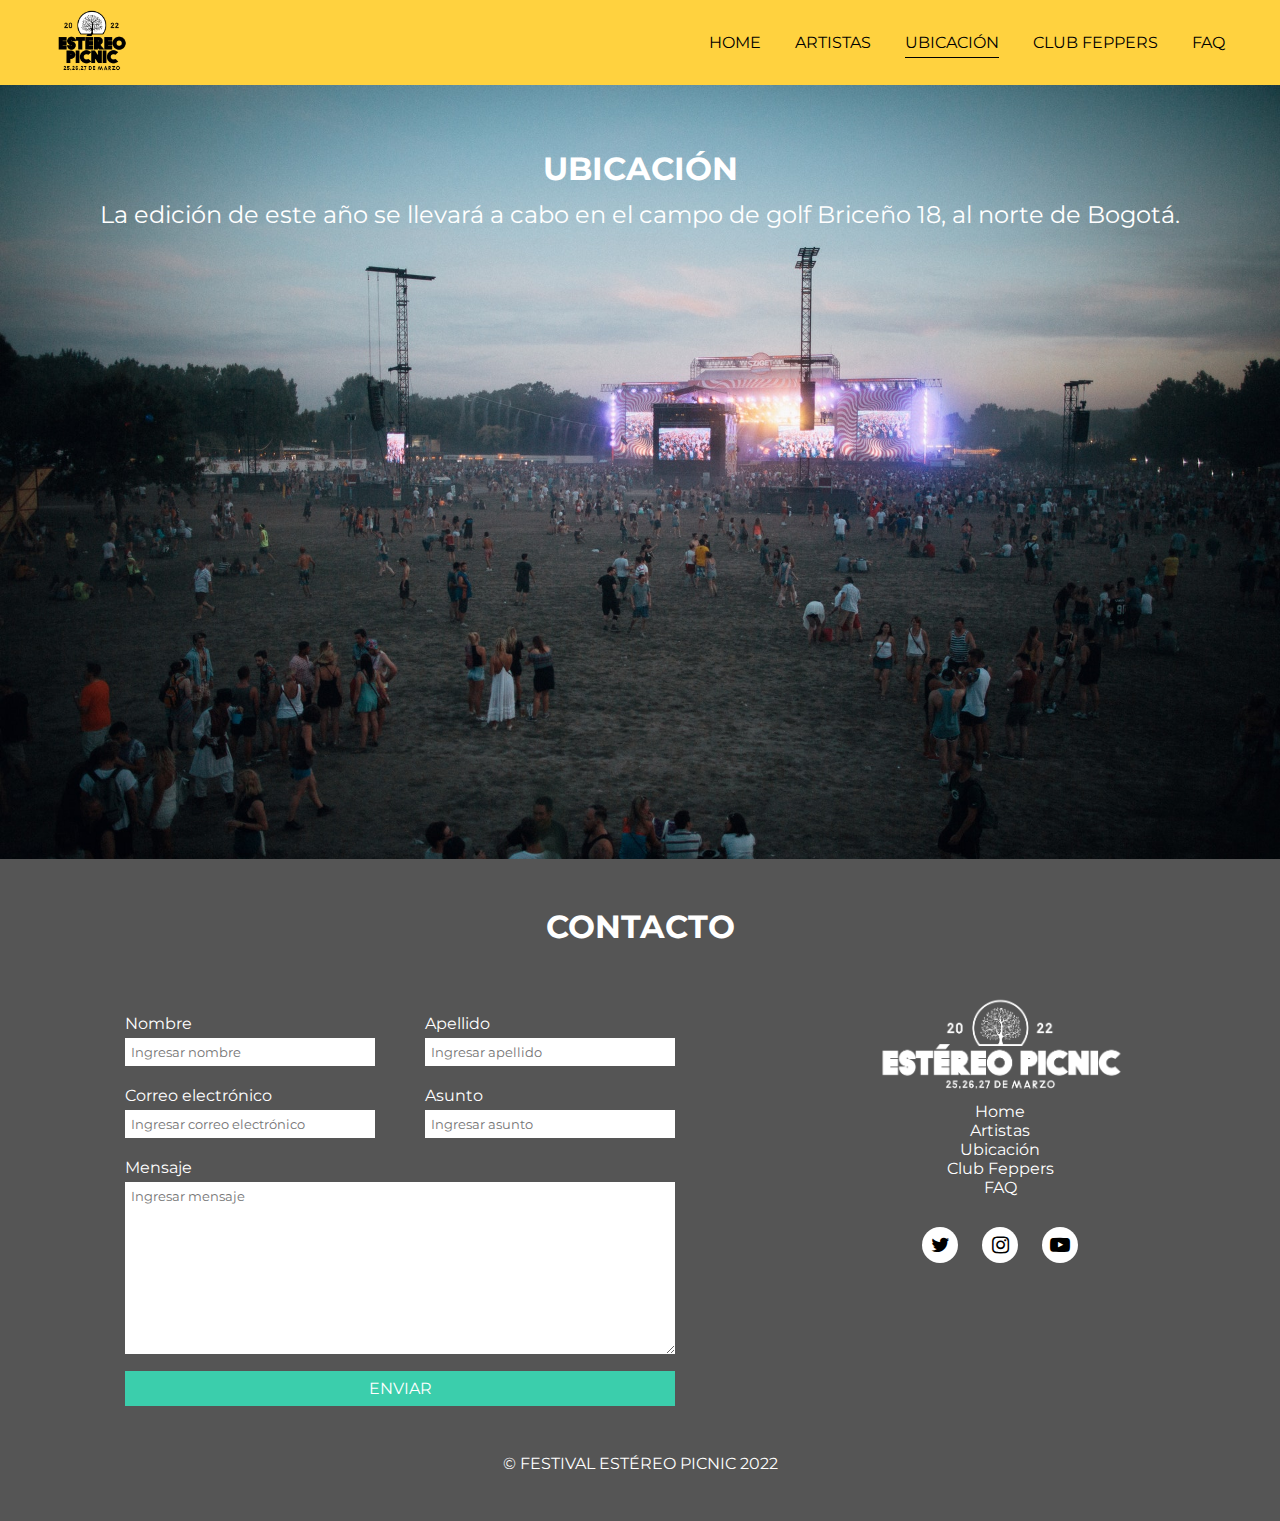
<file: ubicacion.html>
<!DOCTYPE html>
<html lang="en">
  <head>
    <meta charset="UTF-8" />
    <meta lang="es" />
    <meta http-equiv="X-UA-Compatible" content="IE=edge" />
    <meta name="viewport" content="width=device-width, initial-scale=1.0" />
    <meta
      name="keywords"
      content="Festival de música, Estéreo Picnic, FEP, Bogotá"
    />
    <meta
      name="description"
      content="Los días 25, 26 y 27 de marzo de 2022 FEP volverá a Briceño 18 para una nueva edición del Festival de música más importante de Colombia."
    />
    <link rel="icon" href="favicon.ico" />
    <link rel="stylesheet" href="./css/style.css" />
    <link
      rel="stylesheet"
      href="https://cdnjs.cloudflare.com/ajax/libs/font-awesome/4.7.0/css/font-awesome.min.css"
    />
    <title>Festival Estéreo Picnic 2022</title>
  </head>

  <body>
    <nav>
      <div class="container">
        <a href="./index.html"><img src="./img/logo.png" alt="logo" /></a>
        <div class="burger-nav"><i class="fa fa-bars"></i></div>
        <ul class="desktop-nav">
          <li><a href="./index.html">Home</a></li>
          <li><a href="./artistas.html">Artistas</a></li>
          <li><a href="./ubicacion.html" class="active">Ubicación</a></li>
          <li>
            <a href="https://feppers.co/" target="_blank">Club Feppers</a>
          </li>
          <li><a href="./faq.html">FAQ</a></li>
        </ul>
      </div>
      <div class="burger-menu">
        <ul class="burger-menu">
          <li><a href="./index.html">Home</a></li>
          <li><a href="./artistas.html">Artistas</a></li>
          <li><a href="./ubicacion.html" class="active">Ubicación</a></li>
          <li>
            <a href="https://feppers.co/" target="_blank">Club Feppers</a>
          </li>
          <li><a href="./faq.html">FAQ</a></li>
        </ul>
      </div>
    </nav>

    <!-- INICIA CONTENIDO -->

    <section id="ubicacion">
      <div class="container">
        <h1>UBICACIÓN</h1>
        <h2>
          La edición de este año se llevará a cabo en el campo de golf Briceño
          18, al norte de Bogotá.
        </h2>
        <div class="mapa">
          <iframe
            src="https://www.google.com/maps/embed?pb=!1m14!1m8!1m3!1d15900.038221275945!2d-73.9656295!3d4.9380435!3m2!1i1024!2i768!4f13.1!3m3!1m2!1s0x0%3A0x6e2e05634e33ca0e!2sCampo%20de%20Golf%2C%20Picnic%20y%20Centro%20de%20Eventos%20Brice%C3%B1o%2018!5e0!3m2!1ses-419!2sar!4v1656108061578!5m2!1ses-419!2sar"
            width="100%"
            height="450"
            style="border: 0"
            allowfullscreen=""
            loading="lazy"
            referrerpolicy="no-referrer-when-downgrade"
            backgroundColor="red"
          ></iframe>
        </div>
      </div>
    </section>

    <!-- FIN DEL CONTENIDO -->

    <footer id="footer">
      <div class="container">
        <h1>CONTACTO</h1>
        <div class="contenido">
          <div id="contacto">
            <form action="">
              <div class="input-container">
                <label for="nombre">Nombre</label>
                <input
                  required
                  type="text"
                  name="nombre"
                  id="nombre"
                  placeholder="Ingresar nombre"
                />
              </div>
              <div class="input-container">
                <label for="apellido">Apellido</label>
                <input
                  required
                  type="text"
                  name="apellido"
                  id="apellido"
                  placeholder="Ingresar apellido"
                />
              </div>
              <div class="input-container">
                <label for="email">Correo electrónico</label>
                <input
                  required
                  type="email"
                  name="email"
                  id="email"
                  placeholder="Ingresar correo electrónico"
                />
              </div>
              <div class="input-container">
                <label for="asunto">Asunto</label>
                <input
                  required
                  type="text"
                  name="asunto"
                  id="asunto"
                  placeholder="Ingresar asunto"
                />
              </div>
              <div class="textarea-container">
                <label for="mensaje">Mensaje</label>
                <textarea
                  required
                  name="mensaje"
                  id="mensaje"
                  placeholder="Ingresar mensaje"
                  cols="30"
                  rows="10"
                ></textarea>
              </div>
              <div class="submit">
                <button type="submit">Enviar</button>
              </div>
            </form>
          </div>
          <div class="contenido2">
            <img src="./img/header.png" alt="logo" />
            <ul class="links">
              <li><a href="./index.html" class="active">Home</a></li>
              <li><a href="./artistas.html">Artistas</a></li>
              <li><a href="./ubicacion.html">Ubicación</a></li>
              <li>
                <a href="https://feppers.co/" target="_blank">Club Feppers</a>
              </li>
              <li><a href="./faq.html">FAQ</a></li>
            </ul>
            <div class="social-media">
              <button>
                <a href="https://twitter.com/Festereopicnic_" target="_blank">
                  <i class="fa fa-twitter"></i>
                </a>
              </button>
              <button>
                <a
                  href="https://www.instagram.com/festereopicnic"
                  target="_blank"
                >
                  <i class="fa fa-instagram"></i>
                </a>
              </button>
              <button>
                <a
                  href="https://www.youtube.com/user/EstereoPicnic"
                  target="_blank"
                >
                  <i class="fa fa-youtube-play"></i>
                </a>
              </button>
            </div>
          </div>
        </div>
        <p>&copy; FESTIVAL ESTÉREO PICNIC 2022</p>
      </div>
    </footer>
    <script src="./js/main.js"></script>
  </body>
</html>
</file>
<file: css/style.css>
@import url("https://fonts.googleapis.com/css2?family=Bowlby+One+SC&family=Montserrat:wght@400;600;900&family=Quicksand&family=Titillium+Web:wght@400;900&display=swap");

:root {
  --blue: #3bceac;
  --yellow: #ffd23f;
  --pink: #ee4266;
  --dark-gray: #555;
  --light-gray: #888;
}

* {
  padding: 0;
  margin: 0;
  box-sizing: border-box;
  font-family: "Montserrat", sans-serif;
  font-weight: 400;
}

::selection {
  background-color: var(--pink);
}

h1 {
  font-weight: 700;
}

.container {
  max-width: 1200px;
  margin: 0 auto;
}

@media (max-width: 1200px) {
  .container {
    max-width: 90%;
  }
}

/* NAV */

nav {
  background-color: var(--yellow);
}

nav .container {
  display: flex;
  flex-direction: row;
  align-items: center;
  justify-content: space-between;
}

nav img {
  width: 85px;
  margin: 10px;
}

nav .desktop-nav li {
  display: inline;
  margin: 0 15px;
}

nav .desktop-nav li a {
  text-decoration: none;
  text-transform: uppercase;
  padding-bottom: 5px;
  color: black;
}

nav .desktop-nav li a.active {
  border-bottom: 1px solid black;
}

nav .desktop-nav li a:hover {
  border-bottom: 1px solid black;
}

nav .burger-nav {
  display: none;
}

nav .burger-menu {
  display: none;
  z-index: 5;
}

nav .burger-menu ul {
  background-color: rgba(0, 0, 0, 0.9);
  position: fixed;
  top: 0;
  left: 0;
  height: 100vh;
  width: 100vw;
  display: flex;
  flex-direction: column;
  align-items: center;
  justify-content: center;
  text-align: center;
}

nav .burger-menu a {
  font-size: 2.5rem;
  color: white;
  text-decoration: none;
}

nav .burger-menu li {
  margin: 12px;
}

nav .close {
  color: white;
  font-size: 2.5rem;
}

@media (max-width: 1000px) {
  nav .burger-nav {
    display: block;
    cursor: pointer;
    font-size: 1.8rem;
    margin: 12px;
  }
  nav .desktop-nav {
    display: none;
  }
  nav .burger-menu li a.active {
    color: var(--yellow);
  }
  nav .burger-menu li a:not(.active):hover {
    color: var(--light-gray);
  }
}

@media (max-width: 400px) {
  nav .burger-menu a {
    font-size: 2rem;
  }
}

/* FOOTER */

footer {
  background-color: var(--dark-gray);
  color: white;
  text-align: center;
  margin-top: auto;
  bottom: 0;
  width: 100%;
}

footer .container h1,
footer .container p {
  padding: 48px 0;
}

footer .container .contenido {
  display: grid;
  grid-template-columns: 3fr 2fr;
}

footer #contacto form {
  margin: auto;
  width: 550px;
  flex-wrap: wrap;
  display: flex;
  justify-content: space-between;
  align-items: center;
}

footer #contacto form .textarea-container {
  width: 100%;
}

footer #contacto form .submit button {
  background-color: var(--blue);
  color: white;
  text-transform: uppercase;
  cursor: pointer;
  margin-top: 8px;
  padding: 8px 6px;
  border: none;
  font-size: 1rem;
}

footer #contacto form textarea {
  padding: 6px;
}

footer #contacto form input,
footer #contacto form textarea,
footer #contacto form .submit {
  margin-top: 5px;
  border: none;
}

footer #contacto form label {
  display: block;
  text-align: left;
  margin-top: 20px;
}

footer #contacto form input {
  display: block;
  text-align: left;
  width: 250px;
  padding: 6px;
  border: none;
}

footer #contacto form textarea,
footer #contacto form .submit,
footer #contacto form .submit button {
  width: 100%;
}

footer .contenido2 img {
  width: 250px;
  filter: invert(100%);
}

footer .contenido2 .links {
  list-style: none;
}

footer .contenido2 .links a {
  color: white;
  text-decoration: none;
}

footer .contenido2 .links a:hover {
  color: var(--yellow);
}

footer .social-media button {
  margin: 30px 10px 15px 10px;
  cursor: pointer;
  background-color: white;
  border: none;
  border-radius: 50%;
  width: 36px;
  height: 36px;
}

footer .social-media button:hover {
  background-color: var(--yellow);
}

footer .social-media .fa {
  font-size: 20px;
  color: black;
}

footer hr {
  border: 0;
  height: 1px;
  background: #fff;
  margin: auto;
  margin-bottom: 24px;
}

footer .contenido3 {
  margin: 0 auto;
  display: flex;
  align-items: center;
  justify-content: space-evenly;
}

footer .contenido3 div {
  margin-bottom: 24px;
}

footer .contenido3 ul {
  list-style: none;
  max-width: 400px;
  font-size: 10px;
  line-height: 20px;
}

footer .contenido3 img {
  width: 100px;
}

@media (max-width: 1200px) {
  footer .container .contenido {
    display: block;
  }
  footer #contacto form .submit {
    margin-bottom: 48px;
  }
  footer .links li {
    line-height: 24px;
  }
}

@media (max-width: 800px) {
  footer #contacto form {
    width: 100%;
  }
  footer #contacto form {
    flex-direction: column;
  }
  footer #contacto form .input-container,
  footer #contacto form .textarea-container,
  footer #contacto form label,
  footer #contacto form input,
  footer #contacto form textarea,
  footer #contacto form .submit,
  footer #contacto form .submit button {
    width: 90%;
    margin-right: auto;
    margin-left: auto;
  }
  footer .contenido3 {
    flex-direction: column;
  }
}

/* ARTISTAS */

#artistas .background {
  height: 600px;
  background-repeat: no-repeat;
  background-position: center;
  background-size: cover;
}

#artistas {
  background-image: url("../img/artistas-bg.jpg");
  height: 70vh;
  background-position: center;
  background-repeat: no-repeat;
  background-size: cover;
  color: white;
  text-align: center;
}

#artistas h1 {
  padding-top: 64px;
  font-size: 32px;
  margin-bottom: 12px;
}

#artistas .titulo {
  text-align: center;
}

#artistas p {
  font-size: 60px;
  text-align: center;
  font-weight: 600;
}

.botones {
  margin-top: 64px;
  display: flex;
  flex-direction: row;
  justify-content: space-evenly;
  align-items: center;
}

.boton {
  border: white solid 4px;
  border-radius: 50%;
  width: 200px;
  height: 200px;
  background-color: rgba(0, 0, 0, 0.6);
  text-transform: uppercase;
  display: flex;
  flex-direction: column;
  align-items: center;
  justify-content: center;
}

.boton:hover {
  background-color: rgba(0, 0, 0, 0.8);
}

#artistas a {
  color: white;
  text-decoration: none;
}

@media (max-width: 800px) {
  #artistas {
    height: 100%;
  }
  .boton {
    margin: 24px;
  }
  .botones:last-child {
    padding-bottom: 64px;
  }
  .botones {
    flex-direction: column;
  }
}

/* ARTISTAS POR DÍA */

.artistas-por-dia {
  background-color: black;
  color: white;
  text-align: center;
}

.artistas-por-dia h1 {
  text-align: center;
  text-transform: uppercase;
  padding-top: 16px;
  font-size: 40px;
}

.artistas-por-dia h2 {
  text-align: center;
  font-size: 24px;
}

.artistas-por-dia .artistas-header {
  display: flex;
  flex-direction: row;
  justify-content: space-between;
  padding: 64px 8%;
}

.artistas-por-dia .artistas-header button {
  background-color: transparent;
}

.artistas-por-dia .artistas-header button a {
  color: white;
  font-size: 3em;
}

.viernes,
.sabado,
.domingo {
  padding: 5%;
  display: grid;
  grid-template-columns: repeat(3, 1fr);
  gap: 16px;
  text-align: center;
}

.galeria-artistas {
  margin-bottom: 24px;
  overflow: hidden;
  position: relative;
}

.galeria-artistas img {
  width: 300px;
  height: 250px;
  object-fit: cover;
  margin-bottom: 24px;
}

.artistas-por-dia .boton-volver {
  cursor: pointer;
  padding: 12px 24px;
  background-color: white;
  margin-bottom: 48px;
}

.artistas-por-dia .boton-volver a {
  text-decoration: none;
  color: black;
  text-transform: uppercase;
  font-size: 16px;
}

@media (max-width: 1200px) {
  .viernes,
  .sabado,
  .domingo {
    grid-template-columns: repeat(2, 1fr);
  }
}

@media (max-width: 800px) {
  .viernes,
  .sabado,
  .domingo {
    grid-template-columns: repeat(1, 1fr);
  }
}

@media (max-width: 400px) {
  .galeria-artistas img {
    width: 200px;
    height: 150px;
  }
  .artistas-por-dia h1 {
    font-size: 24px;
  }

  .artistas-por-dia h2 {
    font-size: 12px;
  }
}

/* UBICACIÓN */

#ubicacion {
  background-repeat: no-repeat;
  background-image: url("../img/ubicacion-bg.jpg");
  background-size: cover;
  text-align: center;
  color: white;
}

#ubicacion h1 {
  padding-top: 64px;
  font-size: 32px;
  margin-bottom: 12px;
}

.mapa {
  display: flex;
  flex-direction: column;
  justify-content: center;
  align-items: center;
  padding-top: 5%;
  padding-bottom: 10%;
  margin: 0 auto;
  width: 70%;
}

#ubicacion .mapa iframe {
  filter: opacity(85%);
}

@media (max-width: 750px) {
  .mapa {
    width: 90%;
  }
}

@media (max-width: 750px) {
  #ubicacion h2 {
    margin: 24px;
  }
}

/* FAQ */

#faq {
  background-color: black;
  color: white;
}

#faq h1 {
  text-align: center;
  text-transform: uppercase;
  padding-top: 64px;
  padding-bottom: 64px;
  font-size: 32px;
}

#faq a {
  color: var(--yellow);
  text-decoration: none;
}

#faq .faq-pregunta {
  margin: auto;
  padding: 24px;
}

#faq .faq-pregunta .fa {
  font-size: 32px;
}

#faq .pregunta {
  cursor: pointer;
  display: flex;
  justify-content: space-between;
  align-items: center;
  padding: 12px;
  background-color: var(--dark-gray);
}

#faq .respuesta {
  display: none;
  padding: 12px;
  background-color: var(--light-gray);
  line-height: 24px;
}

#faq .faq-pregunta:last-of-type {
  padding-bottom: 100px;
}

#faq a {
  font-weight: 600;
}

/* Home */

.hero {
  width: 100%;
  height: 75vh;
  position: relative;
  right: 0;
  width: 100%;
  padding: 100px;
  display: flex;
  align-items: center;
  justify-content: center;
  background-color: #000;
  color: #fff;
  z-index: 2;
}

.hero .text {
  position: relative;
  z-index: 10;
  display: flex;
  flex-direction: column;
  margin: auto;
}

.hero video {
  position: absolute;
  top: 0;
  left: 0;
  width: 100%;
  height: 100%;
  object-fit: cover;
  opacity: 0.8;
}

.imgHeader {
  margin: 0 auto;
  width: 50vw;
  filter: invert(1);
}

.hero button {
  cursor: pointer;
  margin: 0 auto;
  padding: 12px 30px;
  border: transparent;
  background-color: white;
}

.hero button a {
  font-size: 1.2rem;
  text-decoration: none;
  color: black;
}

.btnHero {
  cursor: pointer;
  margin: 0 auto;
  padding: 12px 30px;
  background: var(--pink);
  border: transparent;
  color: white;
}

.wrapper {
  display: block;
  background-color: black;
  color: white;
}

.homeDescr {
  padding-top: 10vh;
  height: 40%;
  display: flex;
  justify-content: space-evenly;
  align-items: center;
  width: 100%;
  padding-bottom: 10vh;
}

.card {
  display: flex;
  flex-direction: column;
  width: 20%;
  height: 50vh;
  justify-content: space-evenly;
  text-align: center;
}

.newsletter {
  color: white;
  background-image: url("../img/newsletter-bg.jpg");
  background-size: cover;
  background-position: 20%;
}

.newsletter .container {
  height: 100%;
  display: flex;
  flex-direction: column;
  justify-content: space-evenly;
  align-items: center;
  text-align: center;
  padding: 64px;
}

.newsletter h3 {
  font-size: 2rem;
  font-weight: 600;
}

.newsletter h3,
.newsletter p,
.newsletter .submit {
  padding: 12px;
}

.submit {
  display: flex;
}

.submit input {
  padding: 1vh 2vw;
  border: 1px solid white;
}

.submit button {
  cursor: pointer;
  background: #f8c224;
  border: transparent;
  padding: 1vh 2vw;
}

@media (max-width: 1200px) {
  .imgHeader {
    width: 75vw;
  }
}

@media (max-width: 1000px) {
  .homeDescr {
    flex-direction: column;
  }
  .card {
    width: 50%;
    height: 100%;
    margin: 24px;
  }
  .card h1 {
    margin: 12px;
  }
  .card p {
    margin: 12px;
  }
  .card button {
    margin: 12px;
  }
}

@media (max-width: 800px) {
  .imgHeader {
    width: 90vw;
  }
  .newsletter .container {
    padding: 32px;
  }
}

@media (max-width: 600px) {
  .card {
    width: 80%;
  }
}

@media (max-width: 400px) {
  .submit {
    flex-direction: column;
  }
  .submit input::placeholder {
    text-align: center;
  }
  .newsletter .container {
    padding: 12px;
  }
}
</file>
